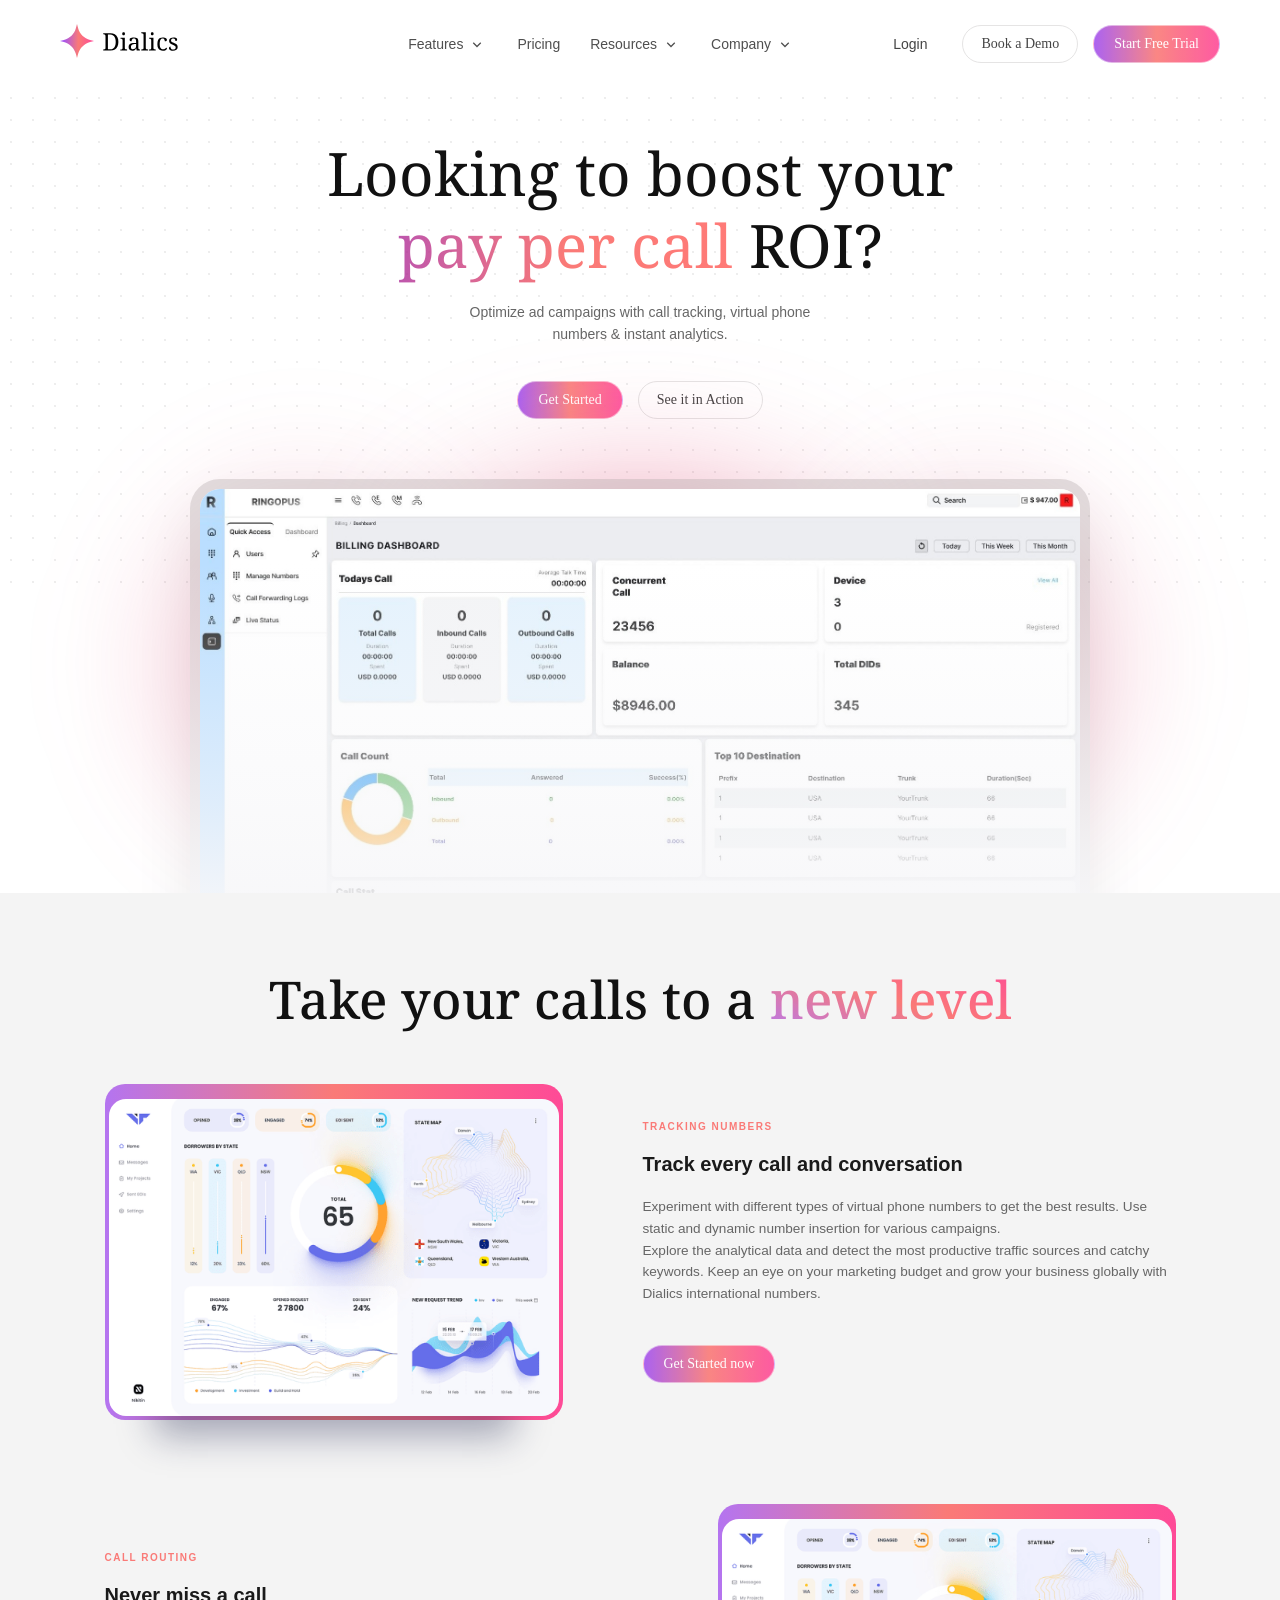
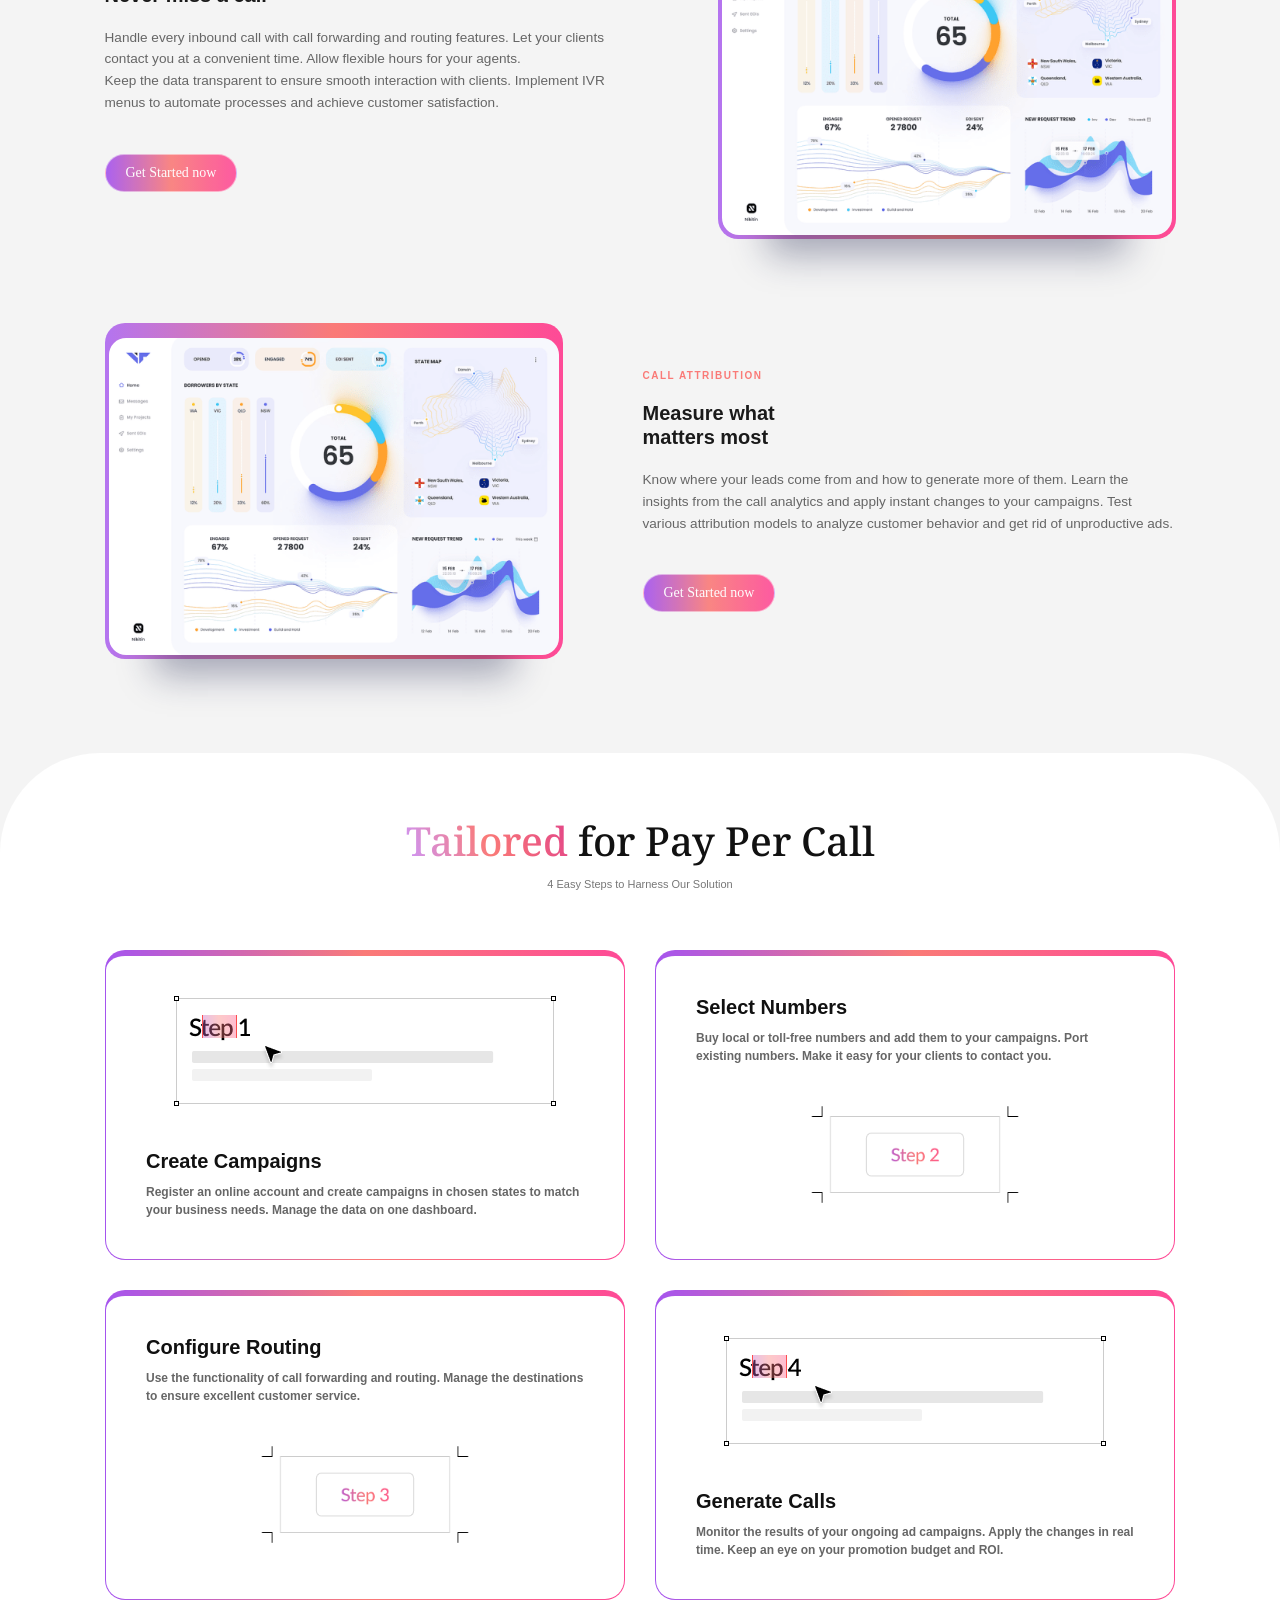
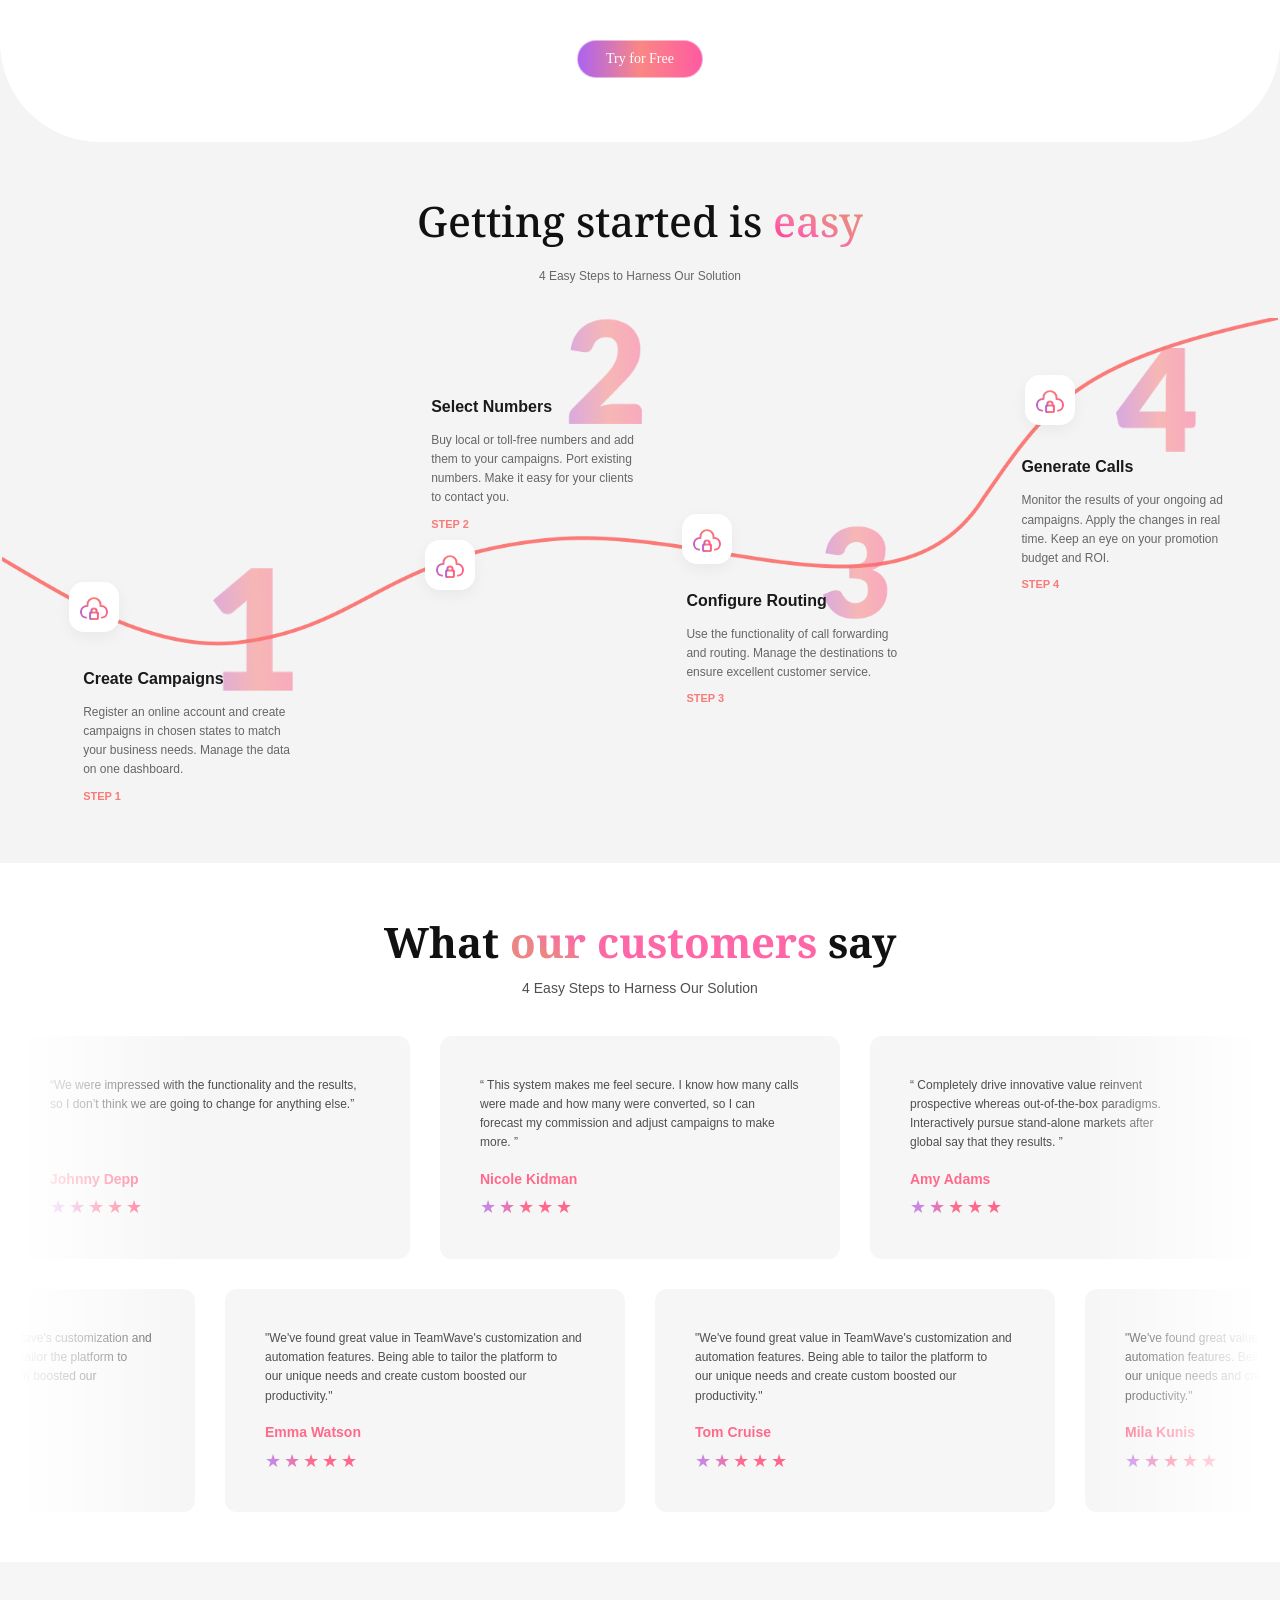
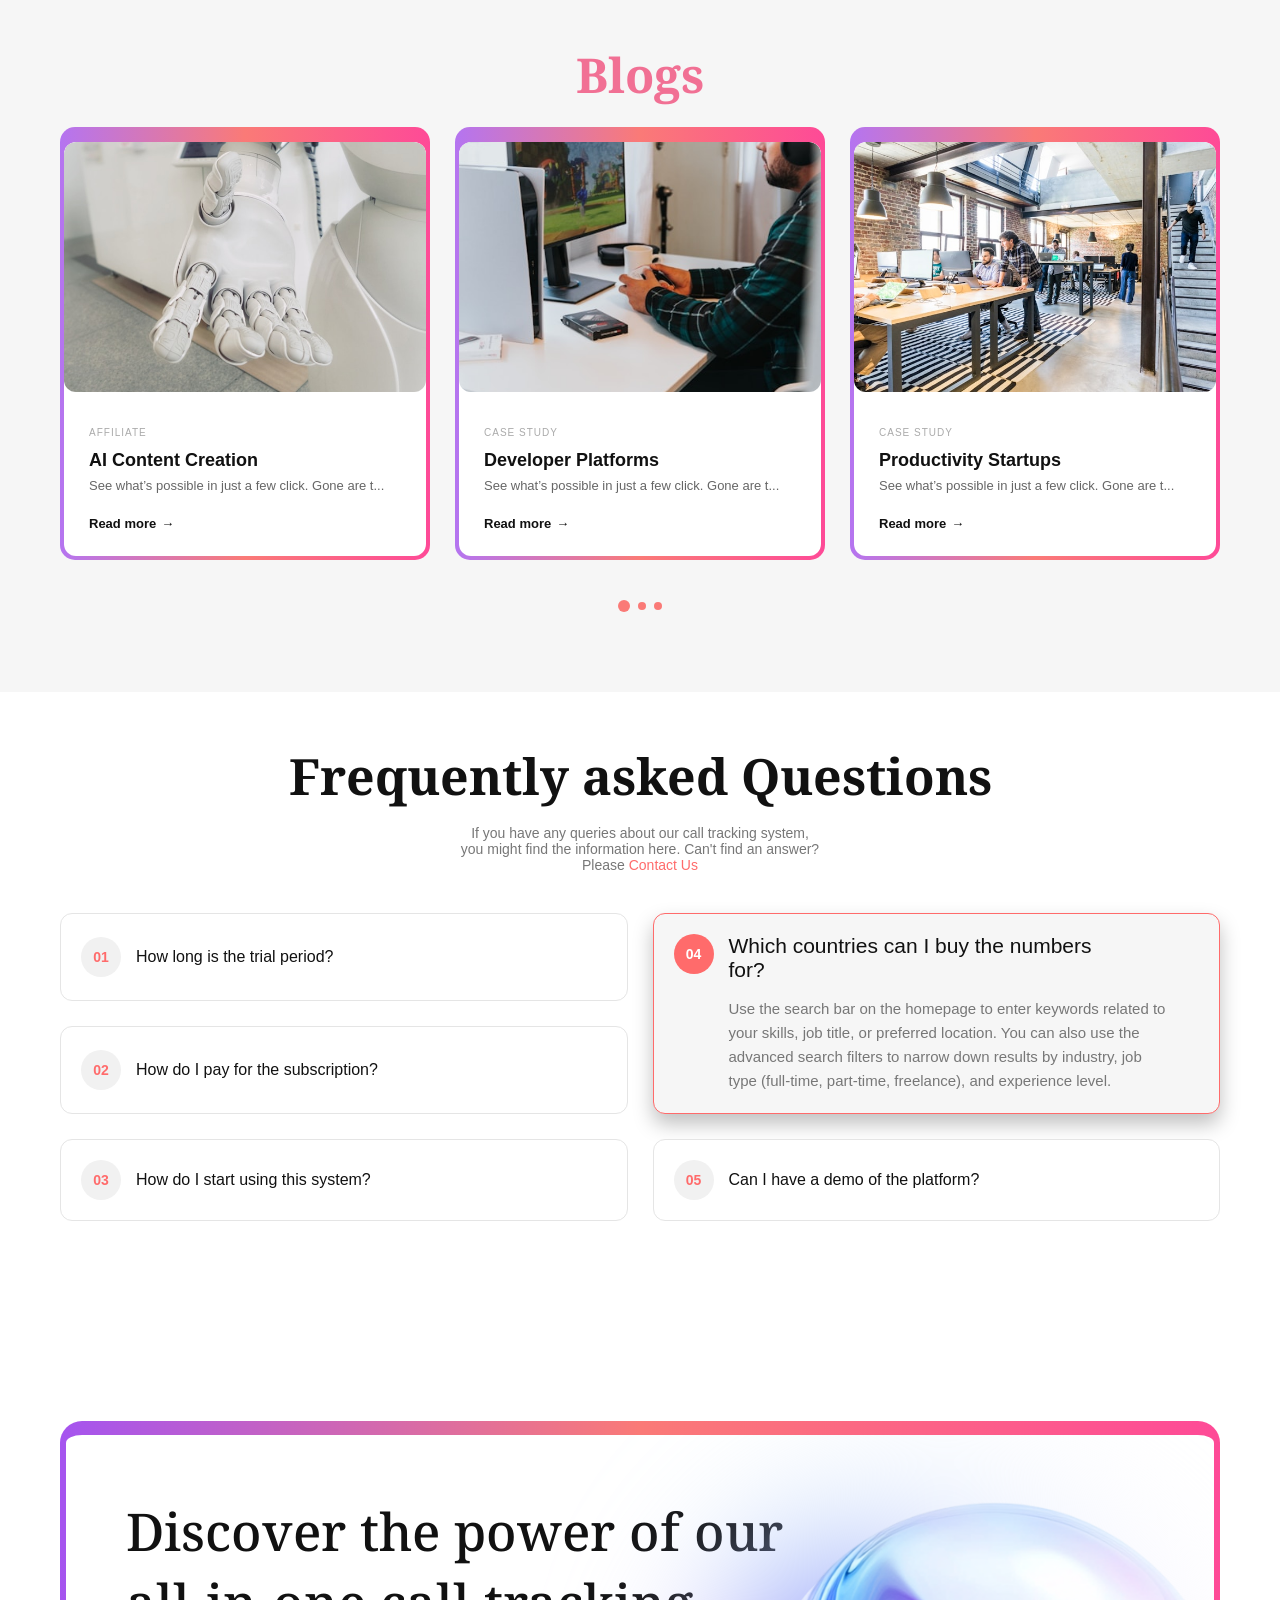
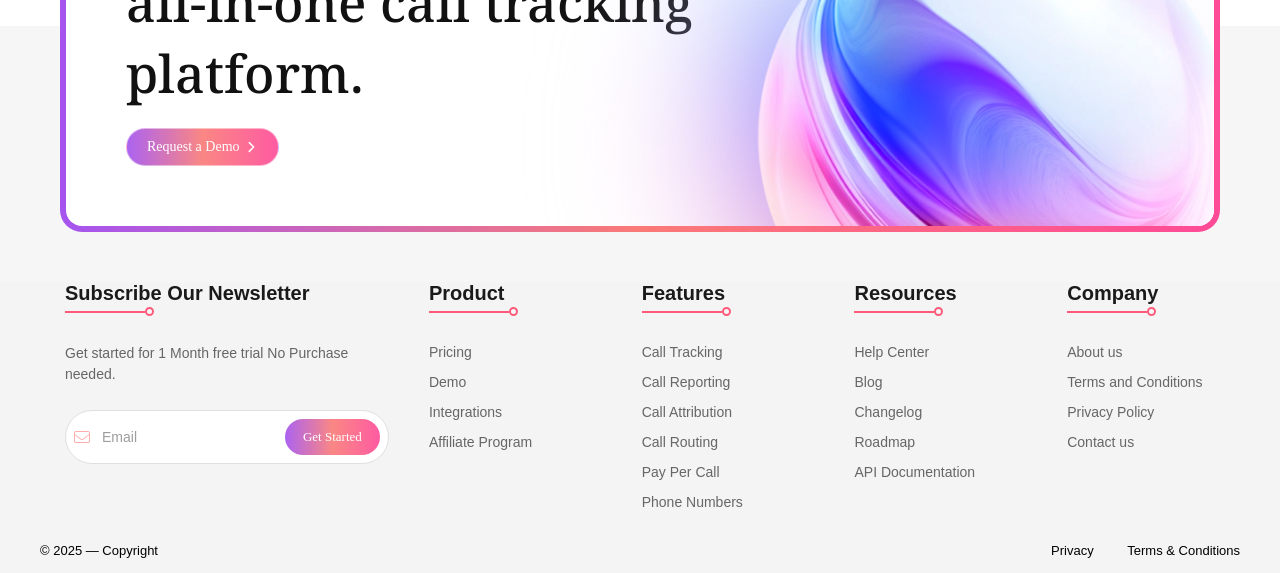
<file: index.html>
<!DOCTYPE html>
<html lang="en">

<head>
    <meta charset="UTF-8">
    <title>Dialics</title>
    <meta name="viewport" content="width=device-width, initial-scale=1.0">
    <link href="https://fonts.googleapis.com/css2?family=Noto+Serif:wght@400;600&display=swap" rel="stylesheet">
    <link rel="stylesheet" href="css/utilities.css">
    <link rel="stylesheet" href="css/style.css">
</head>

<body>

    <!-- ================= NAVBAR ================= -->
    <header class="navbar">
        <div class="container nav-container">

            <!-- Logo Image -->
            <div class="logo">
                <a href="./">
                    <img src="./Images/logo.svg" alt="Dialics Logo">
                </a>
            </div>



            <nav class="nav-links" id="navLinks">
                <ul>
                    <li class="dropdown">
                        <a href="#">
                            Features
                            <img src="Images/arrow.svg" alt="arrow" class="nav-arrow">
                        </a>

                        <div class="dropdown-panel">
                            <div class="panel-container">


                                <!-- Mobile Back Button -->
                                <div class="mobile-back">
                                    <span class="back-arrow">←</span>
                                    <span>Back</span>
                                </div>

                                <h3 class="panel-title">FEATURES</h3>

                                <div class="features-grid">
                                    <div class="feature-item">
                                        <h4>Call Tacking</h4>
                                        <p>Use insights to improve marketing strategy</p>
                                    </div>

                                    <div class="feature-item">
                                        <h4>Call Routing</h4>
                                        <p>Never miss a single call with the call routing feature</p>
                                    </div>

                                    <div class="feature-item">
                                        <h4>Phone Numbers</h4>
                                        <p>Use different types of virtual phone numbers in your marketing campaigns for
                                            better results</p>
                                    </div>

                                    <div class="feature-item">
                                        <h4>Call Reporting</h4>
                                        <p>Learn the phone call data to boost your conversions</p>
                                    </div>

                                    <div class="feature-item">
                                        <h4>Call Attribution</h4>
                                        <p>Know where your customers come from and how to attract more of them</p>
                                    </div>

                                    <div class="feature-item">
                                        <h4>Pay Per Call</h4>
                                        <p>Easily track your pay-per-call campaigns and grow your business network</p>
                                    </div>
                                </div>

                                <a href="#" class="discover-link">Discover all features ></a>
                            </div>
                        </div>
                    </li>

                    <li>
                        <a href="#">Pricing</a>
                    </li>

                    <li class="dropdown">
                        <a href="#">
                            Resources
                            <img src="Images/arrow.svg" alt="arrow" class="nav-arrow">
                        </a>

                        <div class="dropdown-panel resources-panel">
                            <div class="panel-container">

                                <!-- Mobile Back Button -->
                                <div class="mobile-back">
                                    <span class="back-arrow">←</span>
                                    <span>Back</span>
                                </div>
                                <h3 class="panel-title">RESOURCES</h3>

                                <div class="features-grid">
                                    <div class="feature-item">
                                        <h4>Help</h4>
                                        <p>Use insights to improve marketing strategy</p>
                                    </div>

                                    <div class="feature-item">
                                        <h4>Blog</h4>
                                        <p>Use different types of virtual phone numbers <br>in your marketing campaigns
                                            for better results</p>
                                    </div>

                                    <div class="feature-item">
                                        <h4>API Documentation</h4>
                                        <p>Never miss a single call with the call routing feature</p>
                                    </div>

                                    <div class="feature-item">
                                        <h4>Changelog</h4>
                                        <p>Learn the phone call data to boost your conversions</p>
                                    </div>
                                </div>
                            </div>
                        </div>
                    </li>

                    <li class="dropdown">
                        <a href="#">
                            Company
                            <img src="Images/arrow.svg" alt="arrow" class="nav-arrow">
                        </a>

                        <div class="dropdown-panel company-panel">
                            <div class="panel-container">

                                <!-- Mobile Back Button -->
                                <div class="mobile-back">
                                    <span class="back-arrow">←</span>
                                    <span>Back</span>
                                </div>
                                <h3 class="panel-title">COMPANY</h3>

                                <div class="features-grid">
                                    <div class="feature-item">
                                        <h4>About Us</h4>
                                    </div>

                                    <div class="feature-item">
                                        <h4>Contact Us</h4>
                                    </div>

                                    <div class="feature-item">
                                        <h4>Privacy Policy</h4>
                                    </div>

                                    <div class="feature-item">
                                        <h4>Terms & Conditions</h4>
                                    </div>
                                </div>

                            </div>
                        </div>
                    </li>

                </ul>
            </nav>

            <div class="nav-actions">
                <a href="login.html" class="login">Login</a>
                <a href="demo.html" class="btn-outline">Book a Demo</a>
                <a href="#" class="btn-primary">Start Free Trial</a>
            </div>
            <!-- Hamburger Icon -->
            <div class="hamburger">
                <img src="Images/hamburger.svg" alt="menu">
            </div>

        </div>
    </header>

    <!-- ================= HERO SECTION ================= -->
    <section class="hero">
        <div class="hero-content">

            <h1>
                Looking to boost your <br>
                <span>pay per call</span> ROI?
            </h1>

            <p>
                Optimize ad campaigns with call tracking, virtual phone
                numbers & instant analytics.
            </p>

            <div class="hero-buttons">
                <a href="" class="btn-primary">Get Started</a>
                <a href="#" class="btn btn-outline">See it in Action</a>
            </div>

            <!-- Dashboard Image -->
            <div class="hero-image">
                <!-- Top Glow -->
                <span class="glow glow-top"></span>

                <!-- Left Glow -->
                <span class="glow glow-left"></span>

                <!-- Right Glow -->
                <span class="glow glow-right"></span>

                <!-- Main Image -->
                <img src="Images/billing.jpg" alt="Billing Dashboard">
            </div>

        </div>
    </section>

    <!-- ================= FEATURES SECTION ================= -->
    <section class="features-detail">
        <div class="container">
            <h2 class="section-heading">Take your calls to a <span>new level</span></h2>

            <div class="detail-row">
                <div class="detail-image">
                    <div class="image-gradient-border">
                        <img src="Images/track.png" alt="Dashboard">
                    </div>
                </div>
                <div class="detail-text">
                    <span class="detail-label">TRACKING NUMBERS</span>
                    <h3>Track every call and conversation</h3>
                    <p>Experiment with different types of virtual phone numbers to get the best results. Use static
                        and
                        dynamic number insertion for various campaigns.<br> Explore the analytical data and detect the
                        most
                        productive traffic sources and catchy keywords. Keep an eye on your marketing budget and grow
                        your business globally with Dialics international numbers.</p>
                    <a href="#" class="btn-primary">Get Started now</a>
                </div>
            </div>

            <div class="detail-row reversed">
                <div class="detail-image">
                    <div class="image-gradient-border">
                        <img src="Images/track.png" alt="Dashboard">
                    </div>
                </div>
                <div class="detail-text">
                    <span class="detail-label">CALL ROUTING</span>
                    <h3>Never miss a call</h3>
                    <p>Handle every inbound call with call forwarding and routing features. Let your clients contact you
                        at a convenient time. Allow flexible hours for your agents.<br> Keep the data transparent to
                        ensure
                        smooth interaction with clients. Implement IVR menus to automate processes and achieve customer
                        satisfaction.</p>
                    <a href="#" class="btn-primary">Get Started now</a>
                </div>
            </div>

            <div class="detail-row">
                <div class="detail-image">
                    <div class="image-gradient-border">
                        <img src="Images/track.png" alt="Dashboard">
                    </div>
                </div>
                <div class="detail-text">
                    <span class="detail-label">CALL ATTRIBUTION</span>
                    <h3>Measure what<br> matters most</h3>
                    <p>Know where your leads come from and how to generate more of them. Learn the <br
                            class="desktop-break">insights from the
                        call analytics and apply instant changes to your campaigns. Test various attribution models to
                        analyze customer behavior and get rid of unproductive ads.</p>
                    <a href="#" class="btn-primary">Get Started now</a>
                </div>
            </div>
        </div>
    </section>

    <!-- ================= STEP SECTION ================= -->
    <div class="steps-outer-wrapper">
        <section class="steps-section">
            <div class="container">

                <h2 class="section-title">
                    <span>Tailored</span> for Pay Per Call
                </h2>
                <p class="section-subtitle">4 Easy Steps to Harness Our Solution</p>

                <div class="steps-grid">

                    <!-- Step 1 -->
                    <div class="step-card">
                        <div class="step-image">
                            <img src="Images/step1.png" alt="Step 1">
                        </div>
                        <h3>Create Campaigns</h3>
                        <p>
                            Register an online account and create campaigns in chosen states to match your
                            business needs. Manage the data on one dashboard.
                        </p>
                    </div>

                    <!-- Step 2 -->
                    <div class="step-card">
                        <h3>Select Numbers</h3>
                        <p>
                            Buy local or toll-free numbers and add them to your campaigns. Port existing
                            numbers. Make it easy for your clients to contact you.
                        </p>
                        <div class="step-image small">
                            <img src="Images/step2.png" alt="Step 2">
                        </div>
                    </div>

                    <!-- Step 3 -->
                    <div class="step-card">
                        <h3>Configure Routing</h3>
                        <p>
                            Use the functionality of call forwarding and routing. Manage the destinations
                            to ensure excellent customer service.
                        </p>
                        <div class="step-image small">
                            <img src="Images/step3.png" alt="Step 3">
                        </div>
                    </div>

                    <!-- Step 4 -->
                    <div class="step-card">
                        <div class="step-image">
                            <img src="Images/step4.png" alt="Step 4">
                        </div>
                        <h3>Generate Calls</h3>
                        <p>
                            Monitor the results of your ongoing ad campaigns. Apply the changes in real time.
                            Keep an eye on your promotion budget and ROI.
                        </p>
                    </div>

                </div>

                <div class="cta-wrapper">
                    <a href="#" class="tryforfree btn-primary">Try for Free</a>
                </div>

            </div>
        </section>
    </div>


    <!--HOW IT WORKS SECTION-->
    <section class="how-it-works">
        <div class="container">
            <div class="steps-header">
                <h2>Getting started is <span>easy</span></h2>
                <p>4 Easy Steps to Harness Our Solution</p>
            </div>

            <div class="steps-timeline">
                <img src="Images/line.png" class="timeline-path" alt="line">

                <div class="timeline-step step-one">
                    <div class="step-content step-one-content">
                        <img src="Images/one.png" class="step-number-img step-one-num" alt="1">
                        <h3>Create Campaigns</h3>
                        <p>Register an online account and create campaigns in chosen states to match <br> your business
                            needs. Manage the data <br>on one dashboard.</p>
                        <span class="step-tag step-one-tag">STEP 1</span>
                        <div class="cloud-wrapper step-one-cloud">
                            <img src="Images/cloud.svg" class="cloud-icon" alt="cloud">
                        </div>
                    </div>
                </div>

                <div class="timeline-step step-two">
                    <div class="step-content step-two-content">
                        <img src="Images/two.png" class="step-number-img step-two-num" alt="2">
                        <h3>Select Numbers</h3>
                        <p>Buy local or toll-free numbers and add them to your campaigns. Port existing numbers. Make it
                            easy for your clients <br> to contact you.</p>
                        <span class="step-tag step-two-tag">STEP 2</span>
                        <div class="cloud-wrapper step-two-cloud">
                            <img src="Images/cloud.svg" class="cloud-icon" alt="cloud">
                        </div>
                    </div>
                </div>

                <div class="timeline-step step-three">
                    <div class="step-content step-three-content">
                        <img src="Images/three.png" class="step-number-img step-three-num" alt="3">
                        <h3>Configure Routing</h3>
                        <p>Use the functionality of call forwarding and routing. Manage the destinations to ensure
                            excellent customer service.</p>
                        <span class="step-tag step-three-tag">STEP 3</span>
                        <div class="cloud-wrapper step-three-cloud">
                            <img src="Images/cloud.svg" class="cloud-icon" alt="cloud">
                        </div>
                    </div>
                </div>

                <div class="timeline-step step-four">
                    <div class="step-content step-four-content">
                        <img src="Images/four.png" class="step-number-img step-four-num" alt="4">
                        <h3>Generate Calls</h3>
                        <p>Monitor the results of your ongoing ad campaigns. Apply the changes in real time. Keep an eye
                            on your promotion budget and ROI.</p>
                        <span class="step-tag step-four-tag">STEP 4</span>
                        <div class="cloud-wrapper step-four-cloud">
                            <img src="Images/cloud.svg" class="cloud-icon" alt="cloud">
                        </div>
                    </div>
                </div>

            </div>
        </div>
    </section>

    <!--REVIEW SECTION-->

    <section class="testimonials">
        <h2 class="testimonials-title">
            What <span>our customers</span> say
        </h2>

        <p class="testimonials-subtitle">
            4 Easy Steps to Harness Our Solution
        </p>

        <div class="testimonial-grid">
            <div class="top-row-wrapper">
            <div class="top-row">
                <div class="testimonial-card">
                    <p class="testimonial-text">
                        “We were impressed with the functionality and the results,
                        so I don’t think we are going to change for anything else.”
                    </p>
                    <div class="testimonial-footer">
                        <h4 class="testimonial-name">Johnny Depp</h4>
                        <div class="stars">★★★★★</div>
                    </div>
                </div>

                <div class="testimonial-card">
                    <p class="testimonial-text">
                        “ This system makes me feel secure. I know how many calls were made and how many were converted,
                        so I can forecast my commission and adjust campaigns to make more. ”
                    </p>
                    <div class="testimonial-footer">
                        <h4 class="testimonial-name">Nicole Kidman</h4>
                        <div class="stars">★★★★★</div>
                    </div>
                </div>

                <div class="testimonial-card">
                    <p class="testimonial-text">
                        “ Completely drive innovative value reinvent <br>
                        prospective whereas out-of-the-box paradigms. <br>Interactively pursue stand-alone markets after
                        <br>
                        global say that they results. ”
                    </p>
                    <div class="testimonial-footer">
                        <h4 class="testimonial-name">Amy Adams</h4>
                        <div class="stars">★★★★★</div>
                    </div>
                </div>
            </div>
            </div>
<div class="bottom-row-wrapper">
            <div class="bottom-row">
                <div class="testimonial-card">
                    <p class="testimonial-text">
                        "We've found great value in TeamWave's customization and automation features. Being able to
                        tailor the platform to<br> our unique needs and create custom boosted our productivity."
                    </p>
                    <div class="testimonial-footer">
                        <h4 class="testimonial-name">Emma Stone</h4>
                        <div class="stars">★★★★★</div>
                    </div>
                </div>

                <div class="testimonial-card">
                    <p class="testimonial-text">
                        "We've found great value in TeamWave's customization and automation features. Being able to
                        tailor the platform to <br> our unique needs and create custom boosted our productivity."
                    </p>
                    <div class="testimonial-footer">
                        <h4 class="testimonial-name">Emma Watson</h4>
                        <div class="stars">★★★★★</div>
                    </div>
                </div>

                <div class="testimonial-card">
                    <p class="testimonial-text">
                        "We've found great value in TeamWave's customization and automation features. Being able to
                        tailor the platform to <br> our unique needs and create custom boosted our productivity."
                    </p>
                    <div class="testimonial-footer">
                        <h4 class="testimonial-name">Tom Cruise</h4>
                        <div class="stars">★★★★★</div>
                    </div>
                </div>

                <div class="testimonial-card">
                    <p class="testimonial-text">
                        "We've found great value in TeamWave's customization and automation features. Being able to
                        tailor the platform to <br> our unique needs and create custom boosted our productivity."
                    </p>
                    <div class="testimonial-footer">
                        <h4 class="testimonial-name">Mila Kunis</h4>
                        <div class="stars">★★★★★</div>
                    </div>
                </div>
            </div>
        </div>
        
    </section>

    <!--BLOG SECTION-->
    <section class="blog-section">
        <h2 class="blog-title">Blogs</h2>

        <div class="blog-container">
            <div class="blog-card">
                <div class="blog-image">
                    <img src="Images/blog1.jpg" alt="AI Content Creation">
                </div>
                <div class="blog-content">
                    <span class="blog-category">AFFILIATE</span>
                    <h3 class="blog-heading">AI Content Creation</h3>
                    <p class="blog-desc">See what’s possible in just a few click. Gone are t...</p>
                    <a href="#" class="read-more">Read more <span class="arrow">→</span></a>
                </div>
            </div>

            <div class="blog-card">
                <div class="blog-image">
                    <img src="Images/blog2.jpg" alt="Developer Platforms">
                </div>
                <div class="blog-content">
                    <span class="blog-category">CASE STUDY</span>
                    <h3 class="blog-heading">Developer Platforms</h3>
                    <p class="blog-desc">See what’s possible in just a few click. Gone are t...</p>
                    <a href="#" class="read-more">Read more <span class="arrow">→</span></a>
                </div>
            </div>

            <div class="blog-card">
                <div class="blog-image">
                    <img src="Images/blog3.jpg" alt="Productivity Startups">
                </div>
                <div class="blog-content">
                    <span class="blog-category">CASE STUDY</span>
                    <h3 class="blog-heading">Productivity Startups</h3>
                    <p class="blog-desc">See what’s possible in just a few click. Gone are t...</p>
                    <a href="#" class="read-more">Read more <span class="arrow">→</span></a>
                </div>
            </div>
        </div>

        <div class="blog-dots">
            <span class="dot"></span>
            <span class="dot active"></span>
            <span class="dot"></span>
        </div>
    </section>

    <!-- FAQ SECTION -->

    <section class="faq">
        <div class="container">

            <h2 class="faq-title">Frequently asked Questions</h2>
            <p class="faq-subtitle">
                If you have any queries about our call tracking system,<br>
                you might find the information here. Can't find an answer?<br>
                Please <a href="contact.html" class=" contact-link">Contact Us</a>
            </p>
            <div class="faq-grid">

                <div class="faq-card">
                    <div class="faq-number">01</div>
                    <p>How long is the trial period?</p>
                </div>

                <div class="faq-card">
                    <div class="faq-number">02</div>
                    <p>How do I pay for the subscription?</p>
                </div>

                <div class="faq-card">
                    <div class="faq-number">03</div>
                    <p>How do I start using this system?</p>
                </div>

                <div class="faq-card active">
                    <div class="faq-number active-num">04</div>

                    <div class="faq-content">
                        <h4>Which countries can I buy the numbers <br>for?</h4>
                        <p>
                            Use the search bar on the homepage to enter keywords related
                            to <br>your skills, job title, or preferred location. You can also
                            use the <br>advanced search filters to narrow down results by
                            industry, job <br> type (full-time, part-time, freelance), and experience level.
                        </p>
                    </div>
                </div>

                <div class="faq-card">
                    <div class="faq-number">05</div>
                    <p>Can I have a demo of the platform?</p>
                </div>

            </div>
        </div>
    </section>

    <!-- ================= CTA SECTION ================= -->

    <section class="cta-section">
        <div class="container">

            <div class="cta-box">

                <div class="cta-content">
                    <h2>
                        Discover the power of our <br>
                        all-in-one call tracking<br>
                        platform.
                    </h2>

                    <a href="demo.html" class="demo btn-primary">
                        Request a Demo
                        <img src="Images/RightArrow.svg" alt="arrow" class="btn-arrow">
                    </a>
                </div>

                <div class="cta-image">
                    <!-- blurred sphere -->
                    <img src="Images/sphere.png" class="sphere-blur" alt="sphere">

                    <!-- main sphere -->
                    <img src="Images/sphere.png" class="sphere-main" alt="sphere">
                </div>

            </div>

        </div>
    </section>

    <!-- FOOTER SECTION -->
    <footer class="footer">
        <div class="footer-container">
            <div class="footer-newsletter">
                <h3>Subscribe Our Newsletter</h3>
                <p>Get started for 1 Month free trial No Purchase needed.</p>
                <div class="newsletter-form">
                    <div class="input-box">
                        <img src="Images/email.svg" alt="email">
                        <input type="email" placeholder="Email">
                        <button class="btnGet btn-primary">Get Started</button>
                    </div>
                </div>
            </div>

            <div class="footer-col">
                <h4>Product</h4>
                <ul>
                    <li><a href="#">Pricing</a></li>
                    <li><a href="demo.html">Demo</a></li>
                    <li><a href="#">Integrations</a></li>
                    <li><a href="#">Affiliate Program</a></li>
                </ul>
            </div>

            <div class="footer-col">
                <h4>Features</h4>
                <ul>
                    <li><a href="#">Call Tracking</a></li>
                    <li><a href="#">Call Reporting</a></li>
                    <li><a href="#">Call Attribution</a></li>
                    <li><a href="#">Call Routing</a></li>
                    <li><a href="#">Pay Per Call</a></li>
                    <li><a href="#">Phone Numbers</a></li>
                </ul>
            </div>

            <div class="footer-col">
                <h4>Resources</h4>
                <ul>
                    <li><a href="#">Help Center</a></li>
                    <li><a href="#">Blog</a></li>
                    <li><a href="#">Changelog</a></li>
                    <li><a href="#">Roadmap</a></li>
                    <li><a href="#">API Documentation</a></li>
                </ul>
            </div>

            <div class="footer-col">
                <h4>Company</h4>
                <ul>
                    <li><a href="#">About us</a></li>
                    <li><a href="#">Terms and Conditions</a></li>
                    <li><a href="#">Privacy Policy</a></li>
                    <li><a href="contact.html">Contact us</a></li>
                </ul>
            </div>
        </div>

        <div class="footer-bottom">
            <div class=" bottom-flex">
                <p>© 2025 — Copyright</p>
                <div class="footer-links">
                    <a href="#">Privacy</a>
                    <a href="#">Terms & Conditions</a>
                </div>
            </div>
        </div>
    </footer>

    <script src="script.js"></script>

</body>

</html>
</file>
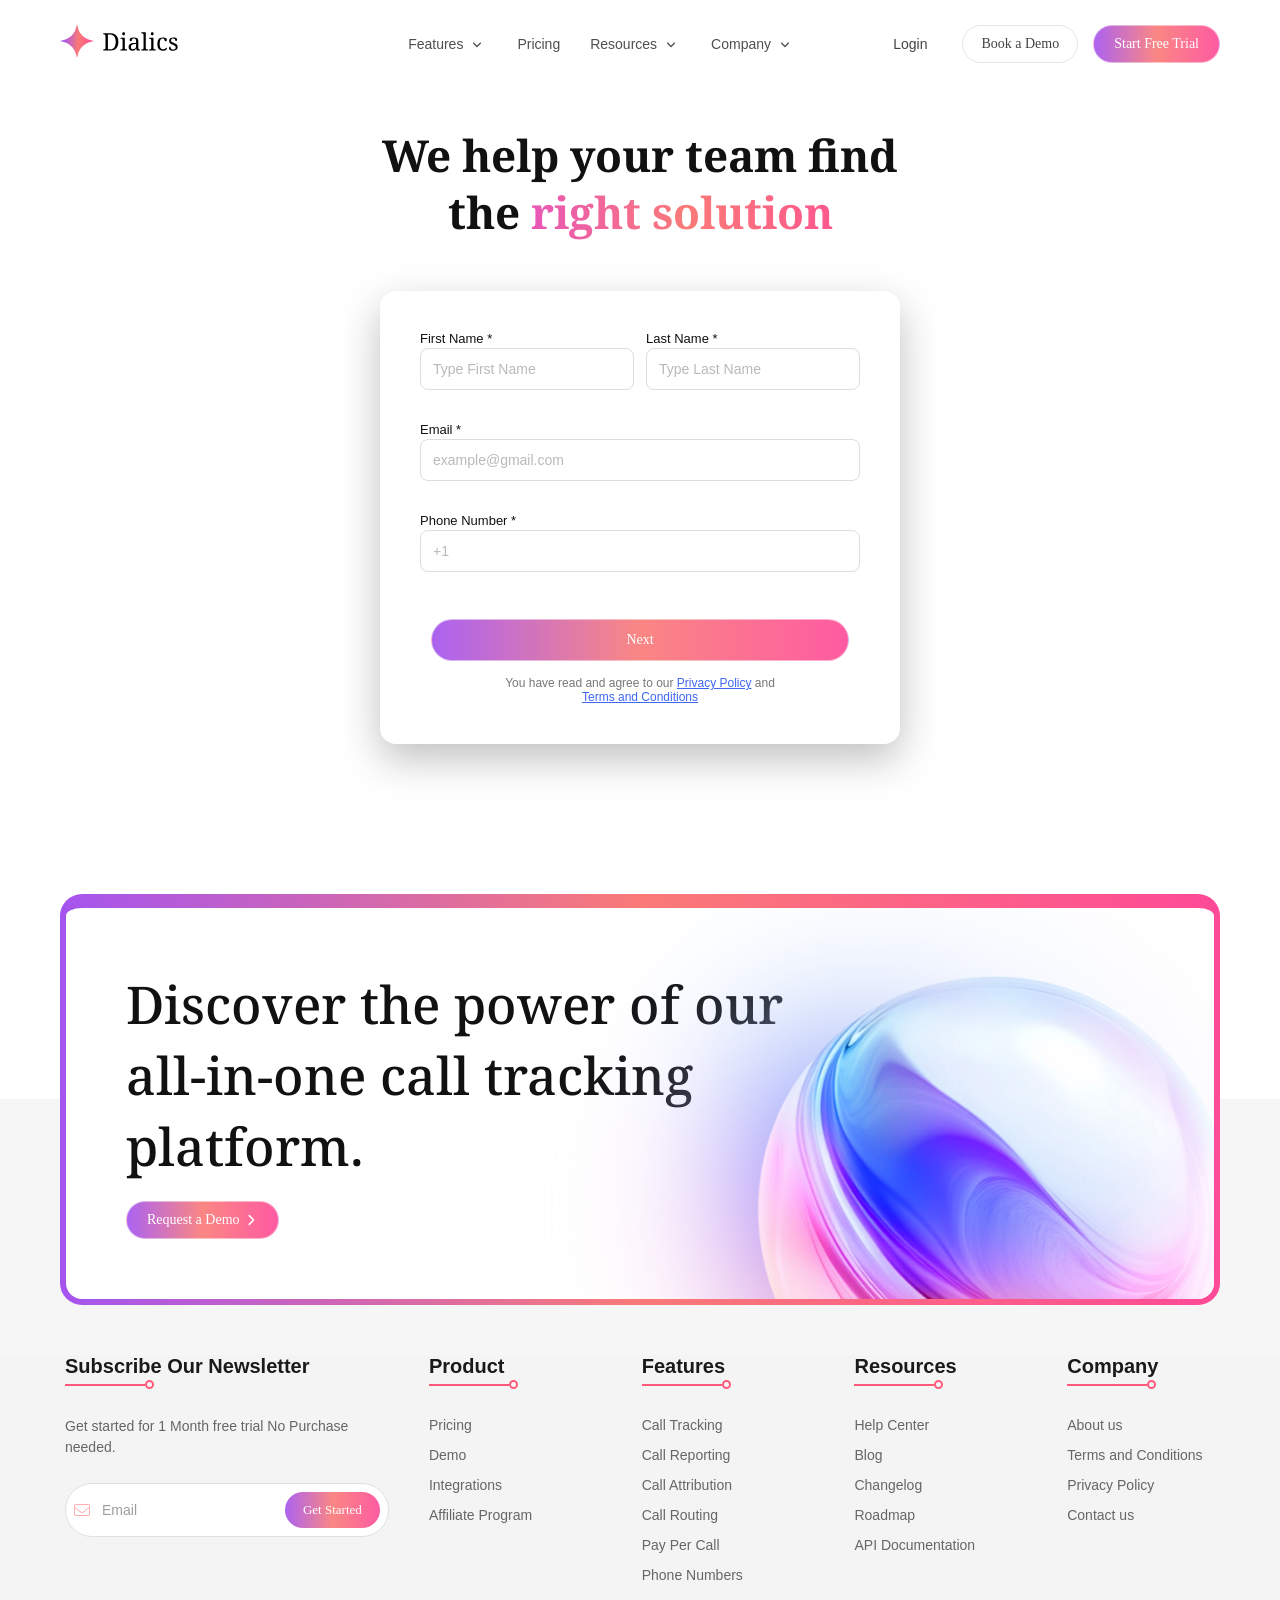
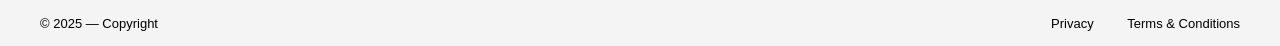
<file: contact.html>
<!DOCTYPE html>
<html lang="en">

<head>
    <meta charset="UTF-8">
    <title>Dialics</title>
    <meta name="viewport" content="width=device-width, initial-scale=1.0">
    <link href="https://fonts.googleapis.com/css2?family=Noto+Serif:wght@400;600&display=swap" rel="stylesheet">

    <link rel="stylesheet" href="css/utilities.css">
    <link rel="stylesheet" href="css/style.css">
    <link rel="stylesheet" href="css/contact.css">
</head>

<body>

    <!-- ================= NAVBAR ================= -->
    <header class="navbar">
        <div class="container nav-container">

            <!-- Logo Image -->
            <div class="logo">
                <a href="./">
                    <img src="./Images/logo.svg" alt="Dialics Logo">
                </a>
            </div>

            <nav class="nav-links">
                <ul>
                    <li class="dropdown">
                        <a href="#">
                            Features
                            <img src="Images/arrow.svg" alt="arrow" class="nav-arrow">
                        </a>
                        <div class="dropdown-panel">
                            <div class="panel-container">
                                <h3 class="panel-title">FEATURES</h3>

                                <div class="features-grid">
                                    <div class="feature-item">
                                        <h4>Call Tacking</h4>
                                        <p>Use insights to improve marketing strategy</p>
                                    </div>

                                    <div class="feature-item">
                                        <h4>Call Routing</h4>
                                        <p>Never miss a single call with the call routing feature</p>
                                    </div>
                                    <div class="feature-item">
                                        <h4>Phone Numbers</h4>
                                        <p>Use different types of virtual phone numbers in your marketing campaigns for
                                            better results</p>
                                    </div>
                                    <div class="feature-item">
                                        <h4>Call Reporting</h4>
                                        <p>Learn the phone call data to boost your conversions</p>
                                    </div>

                                    <div class="feature-item">
                                        <h4>Call Attribution</h4>
                                        <p>Know where your customers come from and how to attract more of them</p>
                                    </div>


                                    <div class="feature-item">
                                        <h4>Pay Per Call</h4>
                                        <p>Easily track your pay-per-call campaigns and grow your business network</p>
                                    </div>
                                </div>

                                <a href="#" class="discover-link">Discover all features ></a>
                            </div>
                        </div>
                    </li>

                    <li>
                        <a href="#">Pricing</a>
                    </li>

                    <li class="dropdown">
                        <a href="#">
                            Resources
                            <img src="Images/arrow.svg" alt="arrow" class="nav-arrow">
                        </a>
                        <div class="dropdown-panel resources-panel">
                            <div class="panel-container">
                                <h3 class="panel-title">RESOURCES</h3>
                                <div class="features-grid">
                                    <div class="feature-item">
                                        <h4>Help</h4>
                                        <p>Use insights to improve marketing strategy</p>
                                    </div>
                                    <div class="feature-item">
                                        <h4>Blog</h4>
                                        <p>Use different types of virtual phone numbers <br>in your marketing campaigns
                                            for
                                            better results</p>
                                    </div>
                                    <div class="feature-item">
                                        <h4>API Documentation</h4>
                                        <p>Never miss a single call with the call routing feature</p>
                                    </div>
                                    <div class="feature-item">
                                        <h4>Changelog</h4>
                                        <p>Learn the phone call data to boost your conversions</p>
                                    </div>
                                </div>
                            </div>
                        </div>
                    </li>

                    <li class="dropdown">
                        <a href="#">
                            Company
                            <img src="Images/arrow.svg" alt="arrow" class="nav-arrow">
                        </a>
                        <div class="dropdown-panel company-panel">
                            <div class="panel-container">
                                <h3 class="panel-title">COMPANY</h3>
                                <div class="features-grid">
                                    <div class="feature-item">
                                        <h4>About Us</h4>
                                    </div>
                                    <div class="feature-item">
                                        <h4>Contact Us</h4>
                                    </div>
                                    <div class="feature-item">
                                        <h4>Privacy Policy</h4>
                                    </div>
                                    <div class="feature-item">
                                        <h4>Terms & Conditions</h4>
                                    </div>
                                </div>
                            </div>
                        </div>
                    </li>
                </ul>
            </nav>

            <div class="nav-actions">
                <a href="login.html" class="login">Login</a>
                <a href="demo.html" class="btn-outline">Book a Demo</a>
                <a href="#" class="btn-primary">Start Free Trial</a>
            </div>

        </div>
    </header>


    <!-- ================= CONTACT SECTION ================= -->

    <section class="contact-section">
        <div class="container contact-wrapper">

            <h1 class="contact-title">
                We help your team find <br>
                the <span>right solution</span>
            </h1>

            <div class="contact-card">

                <form>

                    <div class="form-row">
                        <div class="form-group">
                            <label>First Name *</label>
                            <input type="text" placeholder="Type First Name">
                        </div>

                        <div class="form-group">
                            <label>Last Name *</label>
                            <input type="text" placeholder="Type Last Name">
                        </div>
                    </div>

                    <div class="form-group">
                        <label>Email *</label>
                        <input type="email" placeholder="example@gmail.com">
                    </div>


                    <div class="form-group">
                        <label>Phone Number *</label>
                        <input type="tel" placeholder="+1" inputmode="numeric" pattern="[0-9]{11}" maxlength="11"
                            required>

                    </div>

                    <button class="btn-primary contact-btn">Next</button>

                    <p class="form-note">
                        You have read and agree to our
                        <a href="#">Privacy Policy</a> and<br>
                        <a href="#">Terms and Conditions</a>
                    </p>

                </form>

            </div>

        </div>
    </section>


    <!-- ================= CTA SECTION ================= -->

    <section class="cta-section">
        <div class="container">

            <div class="cta-box">

                <div class="cta-content">
                    <h2>
                        Discover the power of our <br>
                        all-in-one call tracking<br>
                        platform.
                    </h2>

                    <a href="#" class="demo btn-primary">
                        Request a Demo
                        <img src="Images/RightArrow.svg" alt="arrow" class="btn-arrow">
                    </a>
                </div>

                <div class="cta-image">
                    <!-- blurred sphere -->
                    <img src="Images/sphere.png" class="sphere-blur" alt="sphere">

                    <!-- main sphere -->
                    <img src="Images/sphere.png" class="sphere-main" alt="sphere">
                </div>

            </div>

        </div>
    </section>

    <!-- FOOTER SECTION -->
    <footer class="footer">
        <div class="footer-container">
            <div class="footer-newsletter">
                <h3>Subscribe Our Newsletter</h3>
                <p>Get started for 1 Month free trial No Purchase needed.</p>
                <div class="newsletter-form">
                    <div class="input-box">
                        <img src="Images/email.svg" alt="email">
                        <input type="email" placeholder="Email">
                        <button class="btnGet btn-primary">Get Started</button>
                    </div>
                </div>
            </div>

            <div class="footer-col">
                <h4>Product</h4>
                <ul>
                    <li><a href="#">Pricing</a></li>
                    <li><a href="demo.html">Demo</a></li>
                    <li><a href="#">Integrations</a></li>
                    <li><a href="#">Affiliate Program</a></li>
                </ul>
            </div>

            <div class="footer-col">
                <h4>Features</h4>
                <ul>
                    <li><a href="#">Call Tracking</a></li>
                    <li><a href="#">Call Reporting</a></li>
                    <li><a href="#">Call Attribution</a></li>
                    <li><a href="#">Call Routing</a></li>
                    <li><a href="#">Pay Per Call</a></li>
                    <li><a href="#">Phone Numbers</a></li>
                </ul>
            </div>

            <div class="footer-col">
                <h4>Resources</h4>
                <ul>
                    <li><a href="#">Help Center</a></li>
                    <li><a href="#">Blog</a></li>
                    <li><a href="#">Changelog</a></li>
                    <li><a href="#">Roadmap</a></li>
                    <li><a href="#">API Documentation</a></li>
                </ul>
            </div>

            <div class="footer-col">
                <h4>Company</h4>
                <ul>
                    <li><a href="#">About us</a></li>
                    <li><a href="#">Terms and Conditions</a></li>
                    <li><a href="#">Privacy Policy</a></li>
                    <li><a href="contact.html">Contact us</a></li>
                </ul>
            </div>
        </div>

        <div class="footer-bottom">
            <div class=" bottom-flex">
                <p>© 2025 — Copyright</p>
                <div class="footer-links">
                    <a href="#">Privacy</a>
                    <a href="#">Terms & Conditions</a>
                </div>
            </div>
        </div>
    </footer>

    <script src="script.js"></script>
</body>

</html>
</file>
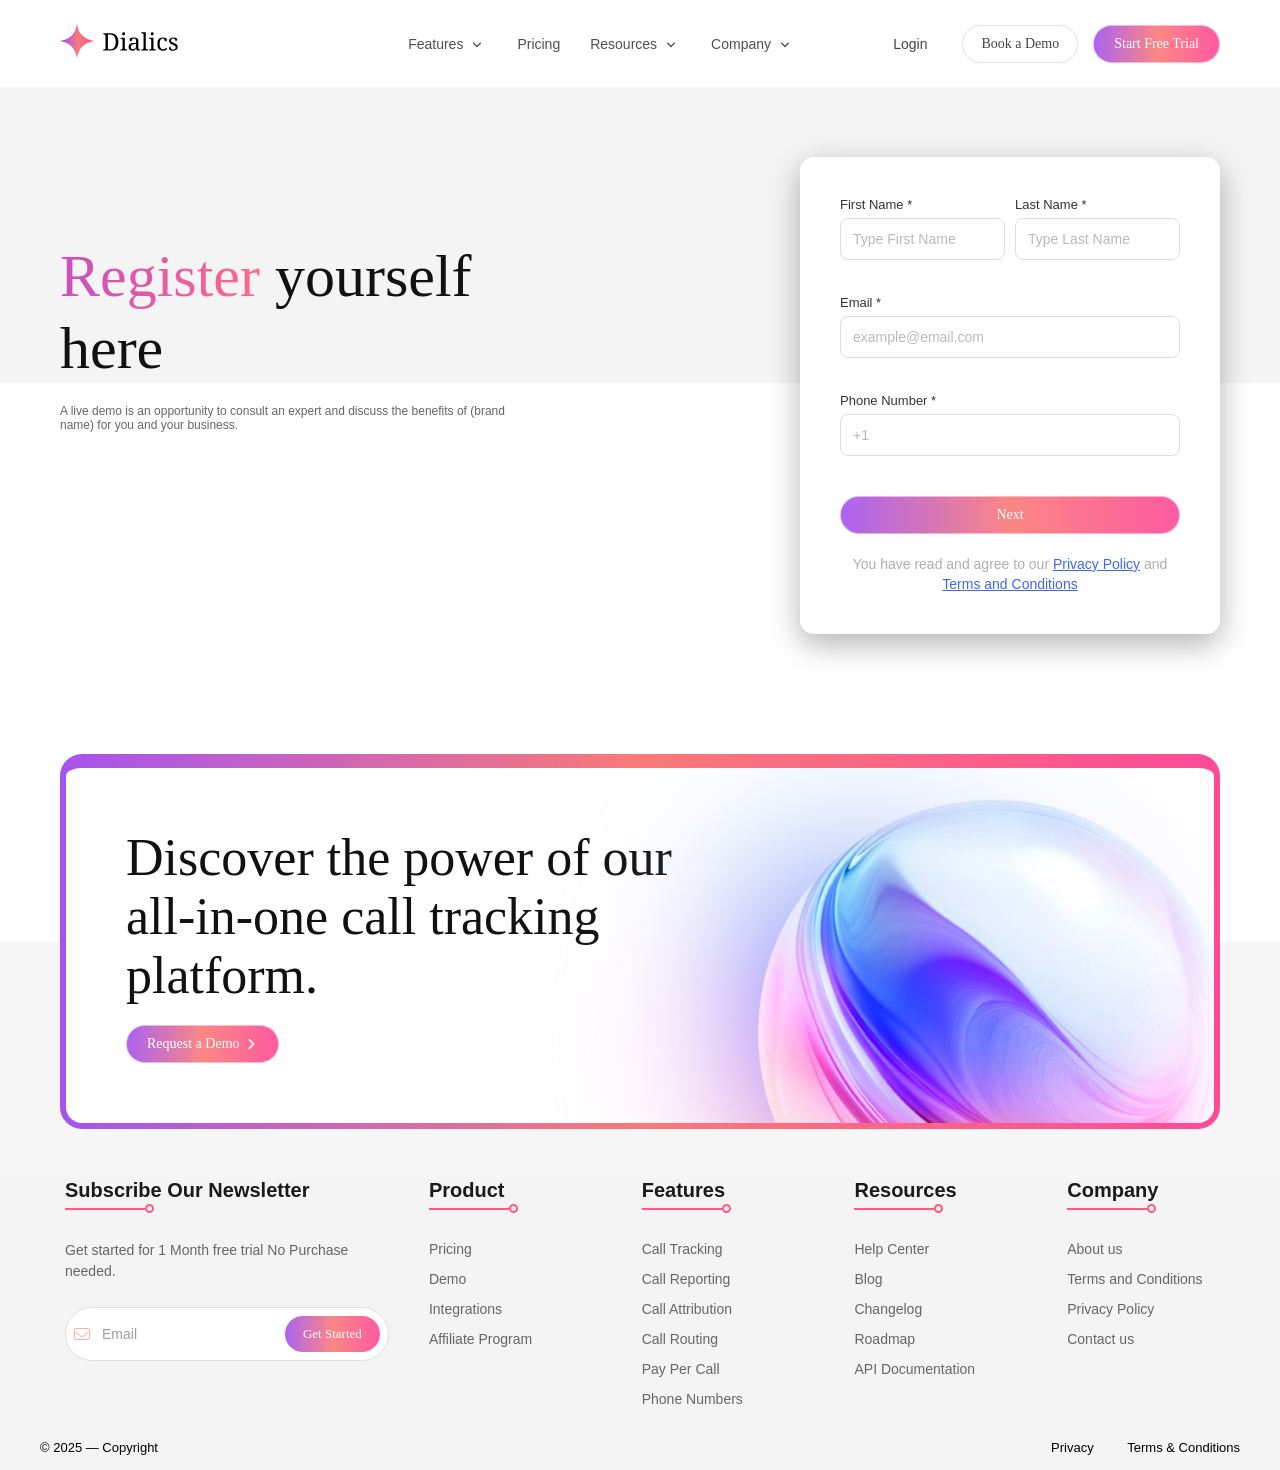
<file: demo.html>
<!DOCTYPE html>
<html lang="en">

<head>
    <meta charset="UTF-8">
    <title>Dialics</title>
    <meta name="viewport" content="width=device-width, initial-scale=1.0">


    <link rel="stylesheet" href="css/utilities.css">
    <link rel="stylesheet" href="css/style.css">
    <link rel="stylesheet" href="css/demo.css">
</head>

<body>

    <!-- ================= NAVBAR ================= -->
    <header class="navbar">
        <div class="container nav-container">

            <!-- Logo Image -->
            <div class="logo">
                <a href="./">
                    <img src="./Images/logo.svg" alt="Dialics Logo">
                </a>
            </div>

            <nav class="nav-links">
                <ul>
                    <li class="dropdown">
                        <a href="#">
                            Features
                            <img src="Images/arrow.svg" alt="arrow" class="nav-arrow">
                        </a>
                        <div class="dropdown-panel">
                            <div class="panel-container">
                                <h3 class="panel-title">FEATURES</h3>

                                <div class="features-grid">
                                    <div class="feature-item">
                                        <h4>Call Tacking</h4>
                                        <p>Use insights to improve marketing strategy</p>
                                    </div>

                                    <div class="feature-item">
                                        <h4>Call Routing</h4>
                                        <p>Never miss a single call with the call routing feature</p>
                                    </div>
                                    <div class="feature-item">
                                        <h4>Phone Numbers</h4>
                                        <p>Use different types of virtual phone numbers in your marketing campaigns for
                                            better results</p>
                                    </div>
                                    <div class="feature-item">
                                        <h4>Call Reporting</h4>
                                        <p>Learn the phone call data to boost your conversions</p>
                                    </div>

                                    <div class="feature-item">
                                        <h4>Call Attribution</h4>
                                        <p>Know where your customers come from and how to attract more of them</p>
                                    </div>


                                    <div class="feature-item">
                                        <h4>Pay Per Call</h4>
                                        <p>Easily track your pay-per-call campaigns and grow your business network</p>
                                    </div>
                                </div>

                                <a href="#" class="discover-link">Discover all features ></a>
                            </div>
                        </div>
                    </li>

                    <li>
                        <a href="#">Pricing</a>
                    </li>

                    <li class="dropdown">
                        <a href="#">
                            Resources
                            <img src="Images/arrow.svg" alt="arrow" class="nav-arrow">
                        </a>
                        <div class="dropdown-panel resources-panel">
                            <div class="panel-container">
                                <h3 class="panel-title">RESOURCES</h3>
                                <div class="features-grid">
                                    <div class="feature-item">
                                        <h4>Help</h4>
                                        <p>Use insights to improve marketing strategy</p>
                                    </div>
                                    <div class="feature-item">
                                        <h4>Blog</h4>
                                        <p>Use different types of virtual phone numbers <br>in your marketing campaigns
                                            for
                                            better results</p>
                                    </div>
                                    <div class="feature-item">
                                        <h4>API Documentation</h4>
                                        <p>Never miss a single call with the call routing feature</p>
                                    </div>
                                    <div class="feature-item">
                                        <h4>Changelog</h4>
                                        <p>Learn the phone call data to boost your conversions</p>
                                    </div>
                                </div>
                            </div>
                        </div>
                    </li>

                    <li class="dropdown">
                        <a href="#">
                            Company
                            <img src="Images/arrow.svg" alt="arrow" class="nav-arrow">
                        </a>
                        <div class="dropdown-panel company-panel">
                            <div class="panel-container">
                                <h3 class="panel-title">COMPANY</h3>
                                <div class="features-grid">
                                    <div class="feature-item">
                                        <h4>About Us</h4>
                                    </div>
                                    <div class="feature-item">
                                        <h4>Contact Us</h4>
                                    </div>
                                    <div class="feature-item">
                                        <h4>Privacy Policy</h4>
                                    </div>
                                    <div class="feature-item">
                                        <h4>Terms & Conditions</h4>
                                    </div>
                                </div>
                            </div>
                        </div>
                    </li>
                </ul>
            </nav>

            <div class="nav-actions">
                <a href="login.html" class="login">Login</a>
                <a href="demo.html" class="btn-outline">Book a Demo</a>
                <a href="#" class="btn-primary">Start Free Trial</a>
            </div>

        </div>
    </header>
    <!-- ================= REGISTER SECTION ================= -->

    <section class="register-section">
        <div class="container register-wrapper">

            <!-- LEFT TEXT -->
            <div class="register-text">
                <h1>
                    <span class="gradient-text">Register</span> yourself <br>
                    here
                </h1>

                <p>
                    A live demo is an opportunity to consult an expert and discuss
                    the benefits of (brand name) for you and your business.
                </p>
            </div>

            <!-- FORM CARD -->
            <!-- FORM CARD -->
            <div class="register-card">
                <form action="secure.html">

                    <div class="form-row">
                        <div class="form-group">
                            <label>First Name *</label>
                            <input type="text" placeholder="Type First Name" required>
                        </div>

                        <div class="form-group">
                            <label>Last Name *</label>
                            <input type="text" placeholder="Type Last Name" required>
                        </div>
                    </div>

                    <div class="form-group">
                        <label>Email *</label>
                        <input type="email" placeholder="example@email.com" required>
                    </div>

                    <div class="form-group">
                        <label>Phone Number *</label>
                        <input type="tel" placeholder="+1" inputmode="numeric" pattern="[0-9]{11}" maxlength="11"
                            required>

                    </div>


                    <button type="submit" class="btn-primary form-btn">Next</button>
                    <p class="form-note">
                        You have read and agree to our
                        <a href="#">Privacy Policy</a> and
                        <a href="#">Terms and Conditions</a>
                    </p>
                </form>

            </div>

        </div>
    </section>


    <!-- ================= CTA SECTION ================= -->

    <section class="cta-section">
        <div class="container">

            <div class="cta-box">

                <div class="cta-content">
                    <h2>
                        Discover the power of our <br>
                        all-in-one call tracking<br>
                        platform.
                    </h2>

                    <a href="#" class="demo btn-primary">
                        Request a Demo
                        <img src="Images/RightArrow.svg" alt="arrow" class="btn-arrow">
                    </a>
                </div>

                <div class="cta-image">
                    <!-- blurred sphere -->
                    <img src="Images/sphere.png" class="sphere-blur" alt="sphere">

                    <!-- main sphere -->
                    <img src="Images/sphere.png" class="sphere-main" alt="sphere">
                </div>

            </div>

        </div>
    </section>

    <!-- FOOTER SECTION -->
    <footer class="footer">
        <div class="footer-container">
            <div class="footer-newsletter">
                <h3>Subscribe Our Newsletter</h3>
                <p>Get started for 1 Month free trial No Purchase needed.</p>
                <div class="newsletter-form">
                    <div class="input-box">
                        <img src="Images/email.svg" alt="email">
                        <input type="email" placeholder="Email">
                        <button class="btnGet btn-primary">Get Started</button>
                    </div>
                </div>
            </div>

            <div class="footer-col">
                <h4>Product</h4>
                <ul>
                    <li><a href="#">Pricing</a></li>
                    <li><a href="#">Demo</a></li>
                    <li><a href="#">Integrations</a></li>
                    <li><a href="#">Affiliate Program</a></li>
                </ul>
            </div>

            <div class="footer-col">
                <h4>Features</h4>
                <ul>
                    <li><a href="#">Call Tracking</a></li>
                    <li><a href="#">Call Reporting</a></li>
                    <li><a href="#">Call Attribution</a></li>
                    <li><a href="#">Call Routing</a></li>
                    <li><a href="#">Pay Per Call</a></li>
                    <li><a href="#">Phone Numbers</a></li>
                </ul>
            </div>

            <div class="footer-col">
                <h4>Resources</h4>
                <ul>
                    <li><a href="#">Help Center</a></li>
                    <li><a href="#">Blog</a></li>
                    <li><a href="#">Changelog</a></li>
                    <li><a href="#">Roadmap</a></li>
                    <li><a href="#">API Documentation</a></li>
                </ul>
            </div>

            <div class="footer-col">
                <h4>Company</h4>
                <ul>
                    <li><a href="#">About us</a></li>
                    <li><a href="#">Terms and Conditions</a></li>
                    <li><a href="#">Privacy Policy</a></li>
                    <li><a href="#">Contact us</a></li>
                </ul>
            </div>
        </div>

        <div class="footer-bottom">
            <div class=" bottom-flex">
                <p>© 2025 — Copyright</p>
                <div class="footer-links">
                    <a href="#">Privacy</a>
                    <a href="#">Terms & Conditions</a>
                </div>
            </div>
        </div>
    </footer>

    <script src="script.js"></script>
</body>

</html>
</file>
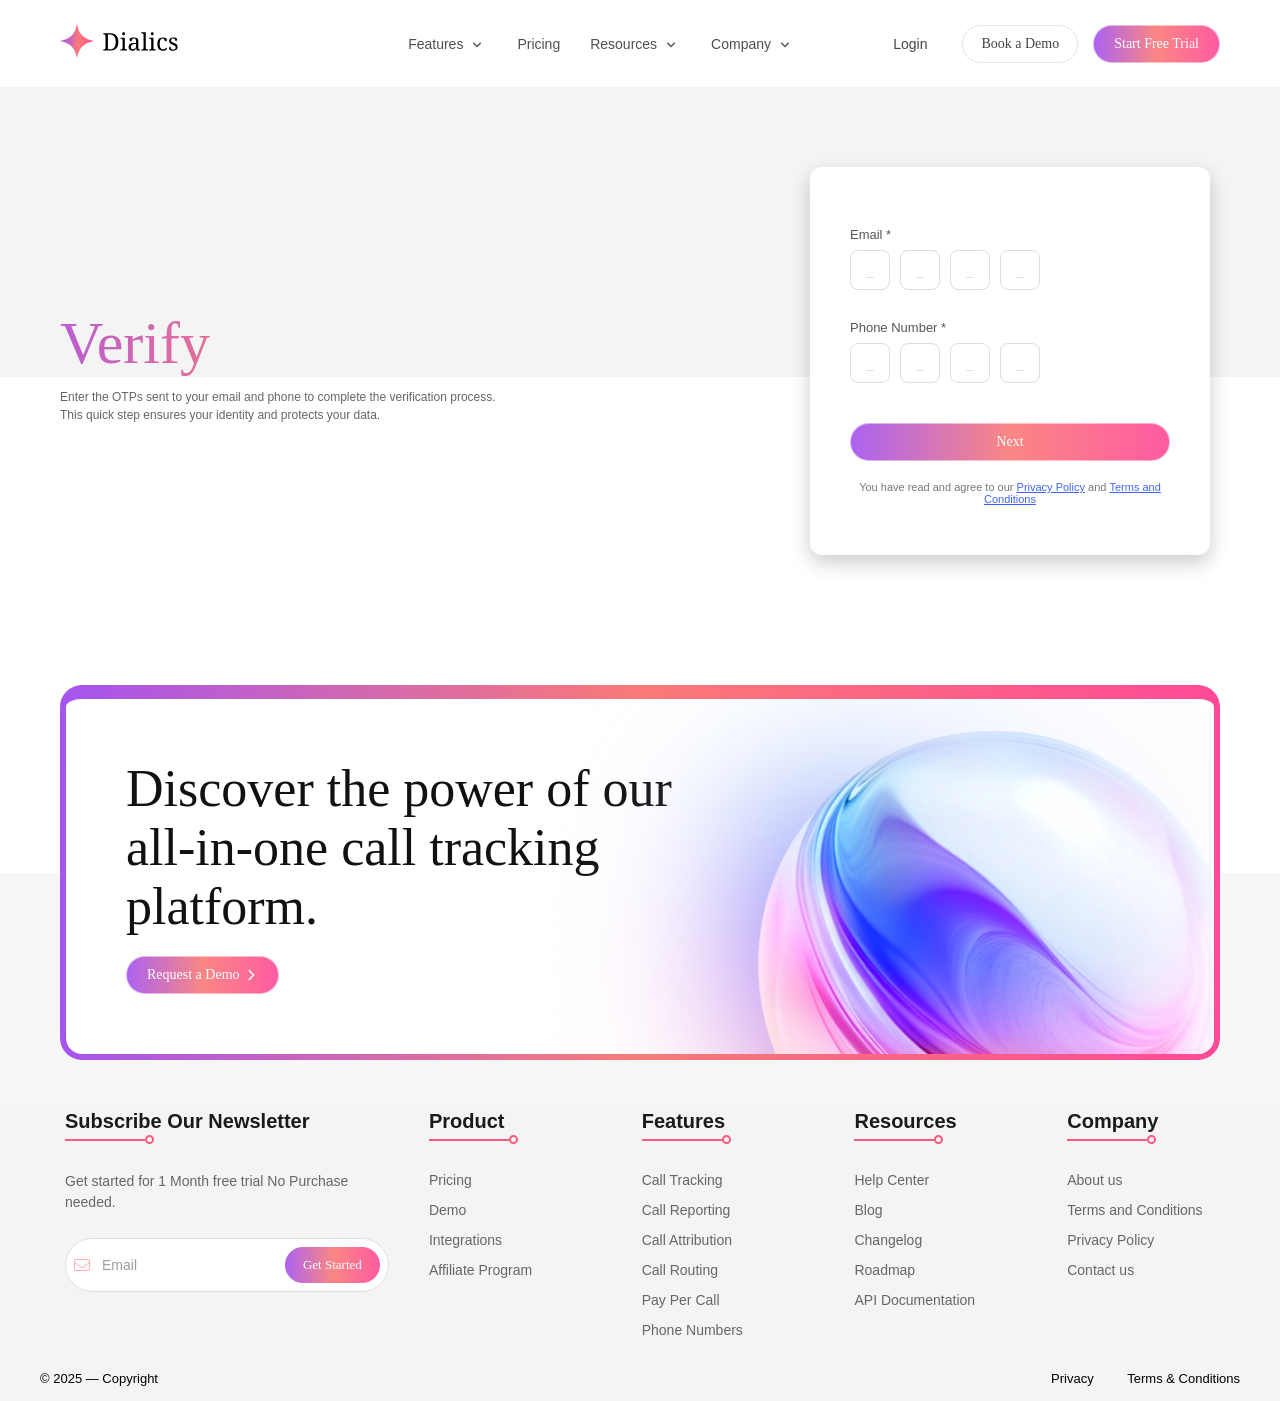
<file: login.html>
<!DOCTYPE html>
<html lang="en">

<head>
    <meta charset="UTF-8">
    <title>Dialics</title>
    <meta name="viewport" content="width=device-width, initial-scale=1.0">


    <link rel="stylesheet" href="css/utilities.css">
    <link rel="stylesheet" href="css/style.css">
    <link rel="stylesheet" href="css/login.css">
</head>

<body>

    <!-- ================= NAVBAR ================= -->
    <header class="navbar">
        <div class="container nav-container">

            <!-- Logo Image -->
            <div class="logo">
                <a href="./">
                    <img src="./Images/logo.svg" alt="Dialics Logo">
                </a>
            </div>

            <nav class="nav-links">
                <ul>
                    <li class="dropdown">
                        <a href="#">
                            Features
                            <img src="Images/arrow.svg" alt="arrow" class="nav-arrow">
                        </a>
                        <div class="dropdown-panel">
                            <div class="panel-container">
                                <h3 class="panel-title">FEATURES</h3>

                                <div class="features-grid">
                                    <div class="feature-item">
                                        <h4>Call Tacking</h4>
                                        <p>Use insights to improve marketing strategy</p>
                                    </div>

                                    <div class="feature-item">
                                        <h4>Call Routing</h4>
                                        <p>Never miss a single call with the call routing feature</p>
                                    </div>
                                    <div class="feature-item">
                                        <h4>Phone Numbers</h4>
                                        <p>Use different types of virtual phone numbers in your marketing campaigns for
                                            better results</p>
                                    </div>
                                    <div class="feature-item">
                                        <h4>Call Reporting</h4>
                                        <p>Learn the phone call data to boost your conversions</p>
                                    </div>

                                    <div class="feature-item">
                                        <h4>Call Attribution</h4>
                                        <p>Know where your customers come from and how to attract more of them</p>
                                    </div>


                                    <div class="feature-item">
                                        <h4>Pay Per Call</h4>
                                        <p>Easily track your pay-per-call campaigns and grow your business network</p>
                                    </div>
                                </div>

                                <a href="#" class="discover-link">Discover all features ></a>
                            </div>
                        </div>
                    </li>

                    <li>
                        <a href="#">Pricing</a>
                    </li>

                    <li class="dropdown">
                        <a href="#">
                            Resources
                            <img src="Images/arrow.svg" alt="arrow" class="nav-arrow">
                        </a>
                        <div class="dropdown-panel resources-panel">
                            <div class="panel-container">
                                <h3 class="panel-title">RESOURCES</h3>
                                <div class="features-grid">
                                    <div class="feature-item">
                                        <h4>Help</h4>
                                        <p>Use insights to improve marketing strategy</p>
                                    </div>
                                    <div class="feature-item">
                                        <h4>Blog</h4>
                                        <p>Use different types of virtual phone numbers <br>in your marketing campaigns
                                            for
                                            better results</p>
                                    </div>
                                    <div class="feature-item">
                                        <h4>API Documentation</h4>
                                        <p>Never miss a single call with the call routing feature</p>
                                    </div>
                                    <div class="feature-item">
                                        <h4>Changelog</h4>
                                        <p>Learn the phone call data to boost your conversions</p>
                                    </div>
                                </div>
                            </div>
                        </div>
                    </li>

                    <li class="dropdown">
                        <a href="#">
                            Company
                            <img src="Images/arrow.svg" alt="arrow" class="nav-arrow">
                        </a>
                        <div class="dropdown-panel company-panel">
                            <div class="panel-container">
                                <h3 class="panel-title">COMPANY</h3>
                                <div class="features-grid">
                                    <div class="feature-item">
                                        <h4>About Us</h4>
                                    </div>
                                    <div class="feature-item">
                                        <h4>Contact Us</h4>
                                    </div>
                                    <div class="feature-item">
                                        <h4>Privacy Policy</h4>
                                    </div>
                                    <div class="feature-item">
                                        <h4>Terms & Conditions</h4>
                                    </div>
                                </div>
                            </div>
                        </div>
                    </li>
                </ul>
            </nav>

            <div class="nav-actions">
                <a href="login.html" class="login">Login</a>
                <a href="demo.html" class="btn-outline">Book a Demo</a>
                <a href="#" class="btn-primary">Start Free Trial</a>
            </div>

        </div>
    </header>

    <!-- ================= LOGIN SECTION ================= -->
    <section class="verify-section">
        <div class="container verify-wrapper">

            <!-- LEFT TEXT -->
            <div class="verify-text">
                <h1 class="gradient-text">Verify</h1>

                <p>
                    Enter the OTPs sent to your email and phone to complete the verification process.
                    This quick step ensures your identity and protects your data.
                </p>
            </div>

            <!-- FORM CARD -->
            <div class="verify-card">

                <form>
                    <!-- EMAIL OTP -->
                    <div class="form-group">
                        <label for="email-otp">Email *</label>

                        <div class="otp-group" id="email-otp">
                            <input type="text" maxlength="1" placeholder="_" inputmode="numeric" pattern="[0-9]"
                                aria-label="Email OTP digit 1">
                            <input type="text" maxlength="1" placeholder="_" inputmode="numeric" pattern="[0-9]"
                                aria-label="Email OTP digit 2">
                            <input type="text" maxlength="1" placeholder="_" inputmode="numeric" pattern="[0-9]"
                                aria-label="Email OTP digit 3">
                            <input type="text" maxlength="1" placeholder="_" inputmode="numeric" pattern="[0-9]"
                                aria-label="Email OTP digit 4">
                        </div>
                    </div>


                    <!-- PHONE OTP -->
                    <div class="form-group">
                        <label for="phone-otp">Phone Number *</label>

                        <div class="otp-group" id="phone-otp">
                            <input type="text" maxlength="1" placeholder="_" inputmode="numeric" pattern="[0-9]"
                                aria-label="Phone OTP digit 1">
                            <input type="text" maxlength="1" placeholder="_" inputmode="numeric" pattern="[0-9]"
                                aria-label="Phone OTP digit 2">
                            <input type="text" maxlength="1" placeholder="_" inputmode="numeric" pattern="[0-9]"
                                aria-label="Phone OTP digit 3">
                            <input type="text" maxlength="1" placeholder="_" inputmode="numeric" pattern="[0-9]"
                                aria-label="Phone OTP digit 4">
                        </div>
                    </div>


                    <!-- BUTTON -->
                    <button class="btn-primary form-btn">Next</button>


                    <!-- NOTE -->
                    <p class="form-note">
                        You have read and agree to our
                        <a href="#">Privacy Policy</a> and
                        <a href="#">Terms and Conditions</a>
                    </p>

                </form>

            </div>

        </div>
    </section>

    <!-- ================= CTA SECTION ================= -->

    <section class="cta-section">
        <div class="container">

            <div class="cta-box">

                <div class="cta-content">
                    <h2>
                        Discover the power of our <br>
                        all-in-one call tracking<br>
                        platform.
                    </h2>

                    <a href="#" class="demo btn-primary">
                        Request a Demo
                        <img src="Images/RightArrow.svg" alt="arrow" class="btn-arrow">
                    </a>
                </div>

                <div class="cta-image">
                    <!-- blurred sphere -->
                    <img src="Images/sphere.png" class="sphere-blur" alt="sphere">

                    <!-- main sphere -->
                    <img src="Images/sphere.png" class="sphere-main" alt="sphere">
                </div>

            </div>

        </div>
    </section>

    <!-- FOOTER SECTION -->
    <footer class="footer">
        <div class="footer-container">
            <div class="footer-newsletter">
                <h3>Subscribe Our Newsletter</h3>
                <p>Get started for 1 Month free trial No Purchase needed.</p>
                <div class="newsletter-form">
                    <div class="input-box">
                        <img src="Images/email.svg" alt="email">
                        <input type="email" placeholder="Email">
                        <button class="btnGet btn-primary">Get Started</button>
                    </div>
                </div>
            </div>

            <div class="footer-col">
                <h4>Product</h4>
                <ul>
                    <li><a href="#">Pricing</a></li>
                    <li><a href="#">Demo</a></li>
                    <li><a href="#">Integrations</a></li>
                    <li><a href="#">Affiliate Program</a></li>
                </ul>
            </div>

            <div class="footer-col">
                <h4>Features</h4>
                <ul>
                    <li><a href="#">Call Tracking</a></li>
                    <li><a href="#">Call Reporting</a></li>
                    <li><a href="#">Call Attribution</a></li>
                    <li><a href="#">Call Routing</a></li>
                    <li><a href="#">Pay Per Call</a></li>
                    <li><a href="#">Phone Numbers</a></li>
                </ul>
            </div>

            <div class="footer-col">
                <h4>Resources</h4>
                <ul>
                    <li><a href="#">Help Center</a></li>
                    <li><a href="#">Blog</a></li>
                    <li><a href="#">Changelog</a></li>
                    <li><a href="#">Roadmap</a></li>
                    <li><a href="#">API Documentation</a></li>
                </ul>
            </div>

            <div class="footer-col">
                <h4>Company</h4>
                <ul>
                    <li><a href="#">About us</a></li>
                    <li><a href="#">Terms and Conditions</a></li>
                    <li><a href="#">Privacy Policy</a></li>
                    <li><a href="contact.html">Contact us</a></li>
                </ul>
            </div>
        </div>

        <div class="footer-bottom">
            <div class=" bottom-flex">
                <p>© 2025 — Copyright</p>
                <div class="footer-links">
                    <a href="#">Privacy</a>
                    <a href="#">Terms & Conditions</a>
                </div>
            </div>
        </div>
    </footer>
    <script src="script.js"></script>
</body>

</html>
</file>
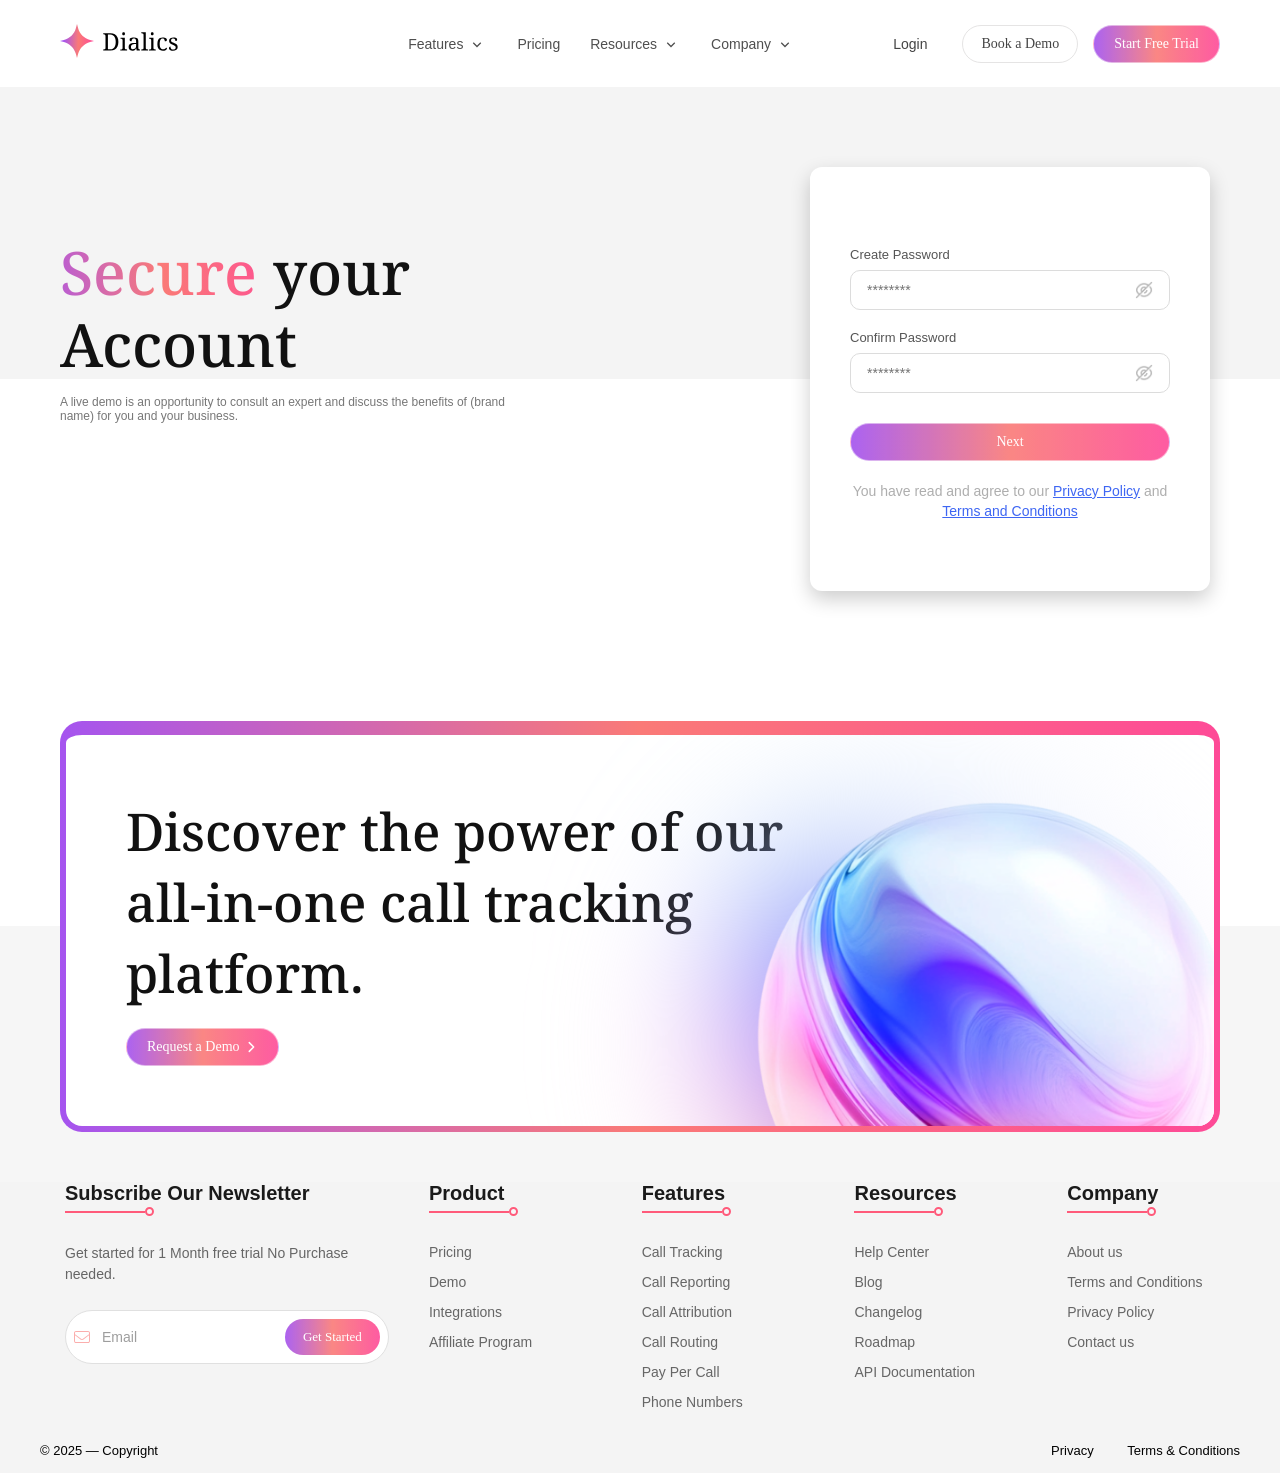
<file: secure.html>
<!DOCTYPE html>
<html lang="en">

<head>
    <meta charset="UTF-8">
    <title>Dialics</title>
    <meta name="viewport" content="width=device-width, initial-scale=1.0">

    <link href="https://fonts.googleapis.com/css2?family=Noto+Serif:wght@400;600&display=swap" rel="stylesheet">
    <link rel="stylesheet" href="css/utilities.css">
    <link rel="stylesheet" href="css/style.css">
    <link rel="stylesheet" href="css/secure.css">
</head>

<body>

    <!-- ================= NAVBAR ================= -->
    <header class="navbar">
        <div class="container nav-container">

            <!-- Logo Image -->
            <div class="logo">
                <a href="./">
                    <img src="./Images/logo.svg" alt="Dialics Logo">
                </a>
            </div>

            <nav class="nav-links">
                <ul>
                    <li class="dropdown">
                        <a href="#">
                            Features
                            <img src="Images/arrow.svg" alt="arrow" class="nav-arrow">
                        </a>
                        <div class="dropdown-panel">
                            <div class="panel-container">
                                <h3 class="panel-title">FEATURES</h3>

                                <div class="features-grid">
                                    <div class="feature-item">
                                        <h4>Call Tacking</h4>
                                        <p>Use insights to improve marketing strategy</p>
                                    </div>

                                    <div class="feature-item">
                                        <h4>Call Routing</h4>
                                        <p>Never miss a single call with the call routing feature</p>
                                    </div>
                                    <div class="feature-item">
                                        <h4>Phone Numbers</h4>
                                        <p>Use different types of virtual phone numbers in your marketing campaigns for
                                            better results</p>
                                    </div>
                                    <div class="feature-item">
                                        <h4>Call Reporting</h4>
                                        <p>Learn the phone call data to boost your conversions</p>
                                    </div>

                                    <div class="feature-item">
                                        <h4>Call Attribution</h4>
                                        <p>Know where your customers come from and how to attract more of them</p>
                                    </div>


                                    <div class="feature-item">
                                        <h4>Pay Per Call</h4>
                                        <p>Easily track your pay-per-call campaigns and grow your business network</p>
                                    </div>
                                </div>

                                <a href="#" class="discover-link">Discover all features ></a>
                            </div>
                        </div>
                    </li>

                    <li>
                        <a href="#">Pricing</a>
                    </li>

                    <li class="dropdown">
                        <a href="#">
                            Resources
                            <img src="Images/arrow.svg" alt="arrow" class="nav-arrow">
                        </a>
                        <div class="dropdown-panel resources-panel">
                            <div class="panel-container">
                                <h3 class="panel-title">RESOURCES</h3>
                                <div class="features-grid">
                                    <div class="feature-item">
                                        <h4>Help</h4>
                                        <p>Use insights to improve marketing strategy</p>
                                    </div>
                                    <div class="feature-item">
                                        <h4>Blog</h4>
                                        <p>Use different types of virtual phone numbers <br>in your marketing campaigns
                                            for
                                            better results</p>
                                    </div>
                                    <div class="feature-item">
                                        <h4>API Documentation</h4>
                                        <p>Never miss a single call with the call routing feature</p>
                                    </div>
                                    <div class="feature-item">
                                        <h4>Changelog</h4>
                                        <p>Learn the phone call data to boost your conversions</p>
                                    </div>
                                </div>
                            </div>
                        </div>
                    </li>

                    <li class="dropdown">
                        <a href="#">
                            Company
                            <img src="Images/arrow.svg" alt="arrow" class="nav-arrow">
                        </a>
                        <div class="dropdown-panel company-panel">
                            <div class="panel-container">
                                <h3 class="panel-title">COMPANY</h3>
                                <div class="features-grid">
                                    <div class="feature-item">
                                        <h4>About Us</h4>
                                    </div>
                                    <div class="feature-item">
                                        <h4>Contact Us</h4>
                                    </div>
                                    <div class="feature-item">
                                        <h4>Privacy Policy</h4>
                                    </div>
                                    <div class="feature-item">
                                        <h4>Terms & Conditions</h4>
                                    </div>
                                </div>
                            </div>
                        </div>
                    </li>
                </ul>
            </nav>

            <div class="nav-actions">
                <a href="#" class="login">Login</a>
                <a href="#" class="btn-outline">Book a Demo</a>
                <a href="#" class="btn-primary">Start Free Trial</a>
            </div>

        </div>
    </header>

    <!-- ================= SECURE SECTION ================= -->
    <section class="secure-section">
        <div class="container secure-wrapper">

            <!-- LEFT TEXT -->
            <div class="secure-text">
                <h1>
                    <span class="gradient-text">Secure</span> your <br>
                    Account
                </h1>

                <p>
                    A live demo is an opportunity to consult an expert and discuss the
                    benefits of (brand name) for you and your business.
                </p>
            </div>


            <!-- PASSWORD CARD -->
            <div class="secure-card">

                <form>

                    <div class="form-group">
                        <label>Create Password</label>
                        <div class="input-box-form">
                            <input type="password" placeholder="********">
                            <img src="Images/eye-slash.png" class="toggle-password" alt="toggle">
                        </div>
                    </div>

                    <div class="form-group">
                        <label>Confirm Password</label>
                        <div class="input-box-form">
                            <input type="password" placeholder="********">
                            <img src="Images/eye-slash.png" class="toggle-password" alt="toggle">
                        </div>
                    </div>

                    <button class="btn-primary form-btn">Next</button>

                    <p class="form-note">
                        You have read and agree to our
                        <a href="#">Privacy Policy</a>
                        and
                        <a href="#">Terms and Conditions</a>
                    </p>

                </form>

            </div>

        </div>
    </section>
    <!-- ================= CTA SECTION ================= -->

    <section class="cta-section">
        <div class="container">

            <div class="cta-box">

                <div class="cta-content">
                    <h2>
                        Discover the power of our <br>
                        all-in-one call tracking<br>
                        platform.
                    </h2>

                    <a href="#" class="demo btn-primary">
                        Request a Demo
                        <img src="Images/RightArrow.svg" alt="arrow" class="btn-arrow">
                    </a>
                </div>

                <div class="cta-image">
                    <!-- blurred sphere -->
                    <img src="Images/sphere.png" class="sphere-blur" alt="sphere">

                    <!-- main sphere -->
                    <img src="Images/sphere.png" class="sphere-main" alt="sphere">
                </div>

            </div>

        </div>
    </section>

    <!-- FOOTER SECTION -->
    <footer class="footer">
        <div class="footer-container">
            <div class="footer-newsletter">
                <h3>Subscribe Our Newsletter</h3>
                <p>Get started for 1 Month free trial No Purchase needed.</p>
                <div class="newsletter-form">
                    <div class="input-box">
                        <img src="Images/email.svg" alt="email">
                        <input type="email" placeholder="Email">
                        <button class="btnGet btn-primary">Get Started</button>
                    </div>
                </div>
            </div>

            <div class="footer-col">
                <h4>Product</h4>
                <ul>
                    <li><a href="#">Pricing</a></li>
                    <li><a href="#">Demo</a></li>
                    <li><a href="#">Integrations</a></li>
                    <li><a href="#">Affiliate Program</a></li>
                </ul>
            </div>

            <div class="footer-col">
                <h4>Features</h4>
                <ul>
                    <li><a href="#">Call Tracking</a></li>
                    <li><a href="#">Call Reporting</a></li>
                    <li><a href="#">Call Attribution</a></li>
                    <li><a href="#">Call Routing</a></li>
                    <li><a href="#">Pay Per Call</a></li>
                    <li><a href="#">Phone Numbers</a></li>
                </ul>
            </div>

            <div class="footer-col">
                <h4>Resources</h4>
                <ul>
                    <li><a href="#">Help Center</a></li>
                    <li><a href="#">Blog</a></li>
                    <li><a href="#">Changelog</a></li>
                    <li><a href="#">Roadmap</a></li>
                    <li><a href="#">API Documentation</a></li>
                </ul>
            </div>

            <div class="footer-col">
                <h4>Company</h4>
                <ul>
                    <li><a href="#">About us</a></li>
                    <li><a href="#">Terms and Conditions</a></li>
                    <li><a href="#">Privacy Policy</a></li>
                    <li><a href="#">Contact us</a></li>
                </ul>
            </div>
        </div>

        <div class="footer-bottom">
            <div class=" bottom-flex">
                <p>© 2025 — Copyright</p>
                <div class="footer-links">
                    <a href="#">Privacy</a>
                    <a href="#">Terms & Conditions</a>
                </div>
            </div>
        </div>
    </footer>
    <script src="script.js"></script>
</body>

</html>
</file>
<file: css/utilities.css>
/* ================= BUTTONS ================= */
.btn-primary {
    position: relative; 
    background: linear-gradient(
        90deg,
        hsl(271, 83%, 63%) 0%,
        #FA7A77 50%,
        #fe4a98 100%
    );
    opacity: 0.9;
    color: #FFFFFF;
    padding: 10px 20px;
    border-radius: 25px;
    text-decoration: none;
    font-size: 14px;
    font-weight: 500;
    display: inline-block;
    transition: 0.3s ease;
    border: 1px solid rgba(255, 255, 255, 0.5);
    overflow: hidden; 
    font-family: lato;
}

/* Overlay layer using pseudo-element */
.btn-primary::before {
    content: "";
    position: absolute;
    inset: 0; /* top:0; right:0; bottom:0; left:0 */
    background: rgba(255, 255, 255, 0.2);
    opacity: 0;
    transition: opacity 0.3s ease;
    border-radius: 25px;
   
}

/* Hover effect */
.btn-primary:hover::before {
    opacity: 1; 
}


.btn-outline {
    border: 1px solid rgba(229, 228, 228, 1);
    padding: 10px 18px;
    border-radius: 25px;
    text-decoration: none;
    font-size: 14px;
    color: #444;
    background:transparent;
     font-family: lato;
     font-weight: 500;
     background: rgba(255, 255, 255, 1);
}
.btn-outline:hover{
    border: 1px solid rgba(250, 122, 119, 1);
    color: rgba(250, 122, 119, 1);
}

.btn{
    background:rgba(255, 255, 255, 1);
}
.tryforfree{
      padding: 10px 28px;
}
</file>
<file: css/style.css>
/* ================= RESET ================= */
* {
    margin: 0;
    padding: 0;
    box-sizing: border-box;
}

:root {
    --font-body: 'Lato', sans-serif;
    --font-heading: 'Noto Serif', serif;
}

body {
    font-family: var(--font-body);
    background: white;
    color: #111;
}
* {
    -webkit-tap-highlight-color: transparent; /*Remove the blue highlight in mob*/
}

/* ================= CONTAINER ================= */
.container{

    max-width:1200px;
    margin:auto;
      padding:0 20px;
}

/* ================= NAVBAR ================= */
.hamburger{
    display:none;
    cursor:pointer;
}

.hamburger img{
    width:28px;
}
.navbar {
    padding: 20px 0;
    background: transparent;
}

.nav-container {
    display: flex;
    justify-content: space-between;
    align-items: center;
}

.logo {
    font-weight: 600;
    font-size: 18px;
}

.nav-links ul {
    list-style: none;
    display: flex;
    gap: 30px;
    font-size: 14px;
    color: #4F4F4F;
    cursor: pointer;
    font-family: var(--font-body);
    font-weight: 500;
    align-items: center;
    
}

/* Anchor styling */
.nav-links a {
    display: flex;
    align-items: center;
    gap: 4px;
    text-decoration: none;
    color: inherit;
}
.nav-links a:hover{
    color: rgba(250, 122, 119, 1);
}
.mobile-back{
    display: none;
}

/* Dropdown panel - Full Width Setup */
.dropdown-panel{
     opacity:0;
    transform: translateY(15px);
    pointer-events:none;
    transition: all 0.25s ease;

    position: fixed;
    top: 80px;
    left: 0;
    width: 100%;
    background: white;
    padding: 40px 0;
    box-shadow: 0 10px 30px rgba(0,0,0,0.05);
    z-index: 1000;
    border-top: 2px solid rgba(229, 228, 228, 1);
    font-family: var(--font-body)
}

/* display on hover*/
.dropdown-panel.active{
    opacity:1;
    transform: translateY(0);
    pointer-events:auto;
}

.panel-container {
    max-width: 1200px;      
    margin: 0 auto;
    padding: 0 20px;
}
/* Feature Title Styling */
.panel-title {
    font-size: 18px;
    color: #333;
    margin-bottom: 50px;
    position: relative;
    display: inline-block;
    text-transform: uppercase;
    
}

/* Gradient line under FEATURES */
.panel-title::after {
    content: '';
    position: absolute;
    bottom: -10px;
    left: 0;
    width: 70px;             /* Length of the line */
    height: 2px;
    background: linear-gradient(to right, #ff7a77, #f76b1c);
}

/* Hollow Circle at the end of the line */
.panel-title::before {
    content: '';
    position: absolute;
    bottom: -13px;           /* Aligns vertically with the line */
    left: 70px;              /* Positions exactly at the end of the 50px line */
    width: 6px;              /* Circle diameter */
    height: 6px;             /* Circle diameter */
    border: 2px solid #ff7a77;
    border-radius: 50%;
    background: white;
    z-index: 2;
}

/* Grid Layout for 3 Columns */
.features-grid {
    display: grid;
    grid-template-columns: repeat(3, 1fr); 
    gap: 60px 80px;         /* Row gap and Column gap */
    margin-bottom: 40px;
    width: 100%;
}

.feature-item {
    display: flex;
    flex-direction: column;
    align-items: flex-start;
}
.feature-item h4 {
    font-size: 14px;
    color: #222;
    margin-bottom: 8px;
    position: relative;
}

/* Red line under Feature Names */
.feature-item h4::after {
    content: '';
    display: block;
    width: 50px;
    height: 2px;
    background: #ff7a77;
    margin-top: 4px;
    
}

.feature-item p {
    font-size: 11.8px;
    color: #777;
    line-height: 1.5;
    font-weight: 500;
}

.nav-links .dropdown-panel .discover-link {
    color: #ff7a77;
    text-decoration: none;
    font-weight: 500;
    font-size: 16px;
    display: inline-block;
    margin-top: 5px;
}

/* Specific CSS for Resources and Company (4 Columns) */
.resources-panel .features-grid,
.company-panel .features-grid {
    display: grid;
    grid-template-columns: repeat(4, 1fr); 
    column-gap: 40px; 
    row-gap: 30px;
    width: 100%;
}
.company-panel {
    padding-bottom: 1px; 
}

.resources-panel {
    padding-bottom: 25px;
}

.resources-panel .features-grid {
    margin-bottom: 0; 
}


.nav-actions {
    display: flex;
    align-items: center;
    gap: 15px;
}

.login {
    text-decoration: none;
    color: #444;
    font-size: 14px;
    margin-right: 20px;
    font-weight: 500;
}


/* ================= HERO SECTION ================= */
.hero {
    padding: 50px 20px 0;
    text-align: center;
    position: relative;
    overflow: hidden; 
}

.hero::before {
    content: "";
    position: absolute;
    top: 0;
    left: 0;
    width: 100%;
    height: 50%; 
    background-image: radial-gradient(rgba(220, 220, 220, 0.5) 1px, transparent 1px);
    background-size: 22px 22px;
    pointer-events: none; 
    z-index: -1;
}
.hero-content {
    max-width: 900px;
    margin: auto;
}

.hero h1 {
    font-size: 60px;
    font-weight: 400;
    line-height: 1.2;
    margin-bottom: 20px;
    font-family: var(--font-heading);
}

.hero h1 span {
    background: linear-gradient(
        90deg,
        rgba(169, 32, 146, 0.758) 0%,
        rgba(250, 122, 119, 1) 50%,
        rgb(255, 122, 119) 100%
    );
    -webkit-background-clip: text;
    -webkit-text-fill-color: transparent;
    background-clip: text;
}

.hero p {
    font-size: 14px;
    color: #666;
    margin: 0 auto 35px;
    font-family: var(--font-body);
    max-width: 350px;   
    line-height: 1.6;
    font-weight: 500;
}

.hero-buttons {
    display: flex;
    justify-content: center;
    gap: 15px;
    margin-bottom: 60px;
}


/* ================= HERO IMAGE ================= */
.hero-image {
    position: relative;
    display: flex;
    justify-content: center;
}

/* Image */
.hero-image img {
    width: 100%;
    max-width: 950px;
    border-radius: 30px;
    position: relative;
    z-index: 2;
    border: 10px solid #ada6a65d;
    box-shadow: 0 30px 60px rgba(0, 0, 0, 0.08);
}

/* Common Glow Style */
.glow {
    position: absolute;
    z-index: 0;
    filter: blur(50px);
    pointer-events: none;
   
}

/* Top Glow */
.glow-top {
    top: -70px;
    left: 50%;
    transform: translateX(-50%);
    width: 65%;
    height: 55%;

    background: radial-gradient(
        50% 50% at 50% 50%,
        rgba(229, 68, 114, 0.47) 0%,
        rgba(229, 68, 114, 0) 100%
    );
}

/* Left Glow */
.glow-left {
    top: 30%;
    left: -90px;
    transform: translateY(-50%);
    width: 45%;
    height: 75%;

    background: radial-gradient(
        50% 50% at 50% 50%,
        rgba(229, 68, 114, 0.35) 0%,
        rgba(229, 68, 114, 0) 100%
    );
}

/* Right Glow */
.glow-right {
    top: 30%;
    right: -90px;
    transform: translateY(-50%);
    width: 45%;
    height: 75%;

    background: radial-gradient(
        50% 50% at 50% 50%,
        rgba(229, 68, 114, 0.35) 0%,
        rgba(229, 68, 114, 0) 100%
    );
}

.hero-image::after {
    content: "";
    position: absolute;
    bottom: -10px;
    left: 0;
    width: 100%;
    height: 600px;

   background: linear-gradient(
    to bottom,
    rgba(255,255,255,0) 10%,
    rgba(247,247,249,0.6) 50%,
    #F7F7F9 70%
);
    border-radius: 30px;
    pointer-events: none;
    z-index: 3;
}


/* features Section Styles */
.features-detail {
    padding: 70px 0 10px;
    background-color: #f4f4f4;
    margin-top: -200px;
    z-index: 4;
    position: relative;
    
}

.section-heading {
    text-align: center;
    font-family: var(--font-heading);
    font-size: 52px;
    font-weight: 500;
    margin-bottom: 50px;
    color: #111;
}

.section-heading span {
    background: linear-gradient(
        20deg, 
           rgba(181, 120, 238, 0.997)0%, 
        rgba(250, 122, 119, 1) 50%, 
      rgba(254, 74, 151, 1)100%
    );
    
    -webkit-background-clip: text;
    background-clip: text;
    -webkit-text-fill-color: transparent;
    color: transparent;
    display: inline-block;
}

/* Flexbox Row Setup */
.detail-row {
    display: flex;
    align-items: center;
    justify-content: center;
    gap: 80px;
    margin-bottom: 80px;
    width: 100%;
}

.detail-row.reversed {
    flex-direction: row-reverse;
}


/* Content Width Management */
.detail-image, .detail-text {
    flex: 1;
}

.image-gradient-border {
    display: inline-block;
    /* Top: 8px, Sides: 3px, Bottom: 3px */
    padding: 15px 4px 4px 4px; 
    border-radius: 20px;
    background: linear-gradient(
        90deg, 
        rgba(164, 84, 239, 0.799) 0%, 
        rgba(250, 122, 119, 1) 50%, 
          rgba(254, 74, 151, 1)100%
    );
    line-height: 0;
}
.detail-image{
    flex: 0 0 auto;
}
.detail-image img {
width: 100%;     
    max-width: 450px; 
    height: auto;  
    border-radius: 17px;
    display: block;
   box-shadow: 0px 66px 34.3px -46px rgba(30, 34, 77, 0.37);
}
.detail-text {
    flex: 1;
    max-width: 533px;
   
}

.detail-label {
    display: block;
    font-size: 10px;
    font-weight: 700;
    color: #fa7a77;
    text-transform: uppercase;
    letter-spacing: 1.5px; 
    margin-bottom: 20px;
}

.detail-text h3 {
    font-family: var(--font-body);
    font-size: 20px;
    font-weight: 700;
    color: #1a1a1a;
    margin-bottom: 20px;
    line-height: 1.2;
}

.detail-text p {
    font-size: 13.6px;
    line-height: 1.6;
    color: #666;
    margin-bottom: 40px;
    text-align: left; 
   font-weight: 500;
    max-width: 580px; 
}


/*STEP SECTION*/
.steps-outer-wrapper {
    background-color: #f4f4f4; 
}
.steps-section {
  padding: 60px  0;
  text-align: center;
 border-radius: 100px;
 background-color: white;

}


/* Title */
.section-title {
  font-size: 40px;
  font-weight: 500;
  margin-bottom: 10px;
  font-family: var(--font-heading);
}

.section-title span {
     background: linear-gradient(
        70deg, 
           rgba(190, 125, 251, 0.803)0%, 
        rgba(250, 122, 119, 1) 50%, 
      rgb(226, 68, 136)100%
    );
  -webkit-text-fill-color: transparent;
  -webkit-background-clip: text;
  background-clip: text;
  
}

.section-subtitle {
  color: #777;
  margin-bottom: 60px;
  font-size: 11px;
  font-weight: 500;
}

/* Grid layout */
.steps-grid{
  display: grid;
  grid-template-columns: repeat(2, 1fr);
  gap: 30px;

  max-width: 1070px;   
  margin: 0 auto;     /* center align */
}

/* Card */
.step-card {
  position: relative;
  background: rgba(255, 255, 255, 1);
  padding: 40px;
  border-radius: 20px;
  text-align: left;
  transition: 0.3s ease;
  border-style: solid;
  border-color: transparent;
  border-width: 6px 1px 1px 1px;
  background: linear-gradient(#fff, #fff) padding-box, 
              linear-gradient(90deg, rgba(165, 84, 239, 1) 0%, rgba(250, 122, 119, 1) 50%, rgba(254, 74, 151, 1) 100%) border-box;

}

.step-card:hover {
  box-shadow: 0 10px 25px rgba(0, 0, 0, 0.2);
}

/* Step images */
.step-image {
  text-align: center;
}

.step-card > .step-image:first-child {
  margin-bottom: 40px;
}

.step-card > .step-image:last-child {
  margin-top: 30px;
}

.step-image img {
  max-width: 100%;
  height: auto;
}

/* Headings */
.step-card h3 {
  font-size: 20px;
  font-weight: 600;
  margin-bottom: 10px;
}

/* Paragraph */
.step-card p {
  font-size: 12px;
  color: #666;
  line-height: 1.5;
  font-weight: 600;
}

/* CTA Button */
.cta-wrapper {
  margin-top: 40px;
}

/* HOW IT WORKS */
.how-it-works {
    padding: 50px  0;
    background-color: #f4f4f4;
    overflow: hidden;
}

.steps-header {
    text-align: center;
    margin-bottom: 80px;
}

.steps-header p {
    font-family: var(--font-body);
    font-weight: 400;
    font-size: 12px;
        color: #666;
}

.steps-header h2 {
    font-family: var(--font-heading);
    font-size: 42px;
    font-weight: 500;
    margin-bottom: 20px;
}

.steps-header span {
background: linear-gradient(25deg, #FE4A97 17%, #fc68a8 32%, #eb8685 56%);
-webkit-background-clip: text;
-webkit-text-fill-color: transparent;
background-clip: text;
}

.steps-timeline {
    position: relative;
    height: 450px;
    width: 100%;
    max-width: 1500px; 
    margin: 0 auto;
}

.timeline-path {
    position: absolute;
    left: 50%;
    width: 110%;
    transform: translateX(-50%);
    z-index: 1;
    top: -10%;
}

.timeline-step {
    position: absolute;
    z-index: 2;
    width: 220px;
}

/* Individual Step Positioning */
.step-one { top: 36%; left: 2%; }
.step-two { top: -10%; left: 32%; }
.step-three { top: 32%; left: 54%; }
.step-four { top: -1%; left: 79%; }

/* Content Wrapper */
.step-content {
    position: relative;
    padding-top: 80px; 
    display: flex;
    flex-direction: column;
}


.step-one-num {
    left: 130px; 
}
.step-one-content {
    padding-top: 145px;
}

.step-one-cloud { 
    margin-top: -230px;
      margin-left: -8px; 
}

.step-number-img {
    position: absolute;
    top: -10px;
    right: 0;
    width: 80px;
    z-index: -1;
}


.step-two-num {
    right: 5px; 
}

.timeline-step .step-three-num {
    width: 90px;
    right: 5px; 
    top: -19px;
}

.step-three-cloud { 
    margin-top: -200px;
      margin-left: 2px; 
}
.step-three-content {
    padding-top: 85px;
}

.step-four-content {
    padding-top: 100px;
    transform: translateX(45px);
}
.step-four-num {
    position: absolute;
    right: 45px; 
    top: -10px;
}
.step-four-cloud { 
    margin-top: -225px;
      margin-left: 10px; 
}

.cloud-icon {
    width: 50px;
    background: #fff;
    border-radius: 15px;
    box-shadow: 0 5px 15px rgba(0,0,0,0.05);
    margin-left: -6px;
}

/* Typography */
.step-content h3 {
    font-size: 16px;
    margin-bottom: 15px;
    color: #1a1a1a;
}

.step-content p {
    font-size: 12px;
    color: #666;
    line-height: 1.6;
    font-weight: 500;
}

.step-tag {
    display: block;
    margin-top: 10px;
    font-size: 11px;
    font-weight: 700;
    color: #fa7a77;
    text-transform: uppercase;
    margin-bottom: 10px;
}



/* ================= REVIEW SECTION ================= */
.testimonials {
    padding: 50px 0;
    background: white;
    text-align: center;
    position: relative;
    overflow-x: hidden;
}

.testimonials-title{
    font-size:42px;
    margin-bottom:10px;
    font-family: var(--font-heading);
}

.testimonials-title span{
 background: linear-gradient(25deg, #eb8685 17%, #fc68a8 32%, #ff66a8 56%);
-webkit-background-clip: text;
-webkit-text-fill-color: transparent;
background-clip: text;
}

.testimonials-subtitle{
    font-size:14px;
    color:rgba(79, 79, 79, 1);

    margin-bottom:40px;
    font-family: var(--font-body);
    font-weight: 500;
}

.testimonial-grid {
    display: flex;
    flex-direction: column;
    align-items: center;
    gap: 30px;
}

.top-row {
    display: flex;
    justify-content: center;
    grid-template-columns: repeat(3, 1fr);
    gap: 30px;
    max-width: 1300px;
    width: 100%;
    margin: 0 auto;
}

.bottom-row {
    display: flex;
    justify-content: center;
    gap: 30px;
    width: 100vw;
    position: relative;
    left: 50%;
    transform: translateX(-50%);
}

.testimonial-card {
    background-color: #F6F6F6;
    padding: 40px;
    border-radius: 12px;
    text-align: left;
    flex: 0 0 400px; 
    display: flex;
    flex-direction: column;
   
}
.testimonials::before,
.testimonials::after {
    content: "";
    position: absolute;
    top: 0;
    bottom: 0;
    width: 15%; /* Side fade width */
    z-index: 2;
    pointer-events: none;
}

.testimonials::before {
    left: 0;
    background: linear-gradient(to right, white 10%, rgba(255,255,255,0));
}

.testimonials::after {
    right: 0;
    background: linear-gradient(to left, white 10%, rgba(255,255,255,0));
}

.testimonial-text{
    font-size:12px;
    color: rgba(79, 79, 79, 1);
    line-height:1.6;
    margin-bottom:18px;
    flex-grow: 1;
   font-weight: 500;
}

.testimonial-footer {
    display: flex;
    flex-direction: column;
    gap: 10px;
}

.testimonial-name {
    font-size: 14px;
    color: #ff6a8a;
    margin: 0;
    line-height: 1.2;
}

.stars {
 background: linear-gradient(
90deg,
#c08af3 0%,
#ff6a8a 15%,
#FE4A97 100%
);
    -webkit-background-clip: text;
    -webkit-text-fill-color: transparent;
    background-clip: text;
    display: inline-block;
    font-size: 18px;
    letter-spacing: 3px;
    line-height: 1.2;
}


/* ================= BLOG SECTION ================= */
.blog-section {
    padding: 80px 0;
    text-align: center;
    background-color: #F6F6F6;
}

.blog-title {
    font-size: 48px;
    color: #f17094;
    margin-bottom: 20px;
    font-family: var(--font-heading);
}

.blog-container {
    display: flex;
    justify-content: center;
    gap: 25px;
    max-width: 1200px;
    margin: 0 auto;
    padding: 0 20px;
}

.blog-card {
    flex: 1;
    background: #fff;
    border-radius: 15px;
    overflow: hidden;
    text-align: left;
    position: relative;
     display: inline-block;
    /* Top: 8px, Sides: 3px, Bottom: 3px */
    padding: 15px 4px 4px 4px; 
    background: linear-gradient(
        90deg, 
        rgba(164, 84, 239, 0.799) 0%, 
        rgba(250, 122, 119, 1) 50%, 
          rgba(254, 74, 151, 1)100%
    )border-box;
}

.blog-image {
  background:white; 
    overflow: hidden;
    border-top-left-radius: 12px; 
    border-top-right-radius: 12px;
}

.blog-image img {
    width: 100%;
    height: 250px;
    object-fit: cover;
    display: block;
    border-radius: 12px;
    margin-bottom: 5px;
}

.blog-content {
    padding: 25px;
    border-bottom-left-radius: 13px;
    border-bottom-right-radius: 13px;
    background:white;
    border-radius: 0 0 12px 12px; 

}

.blog-category {
    font-size: 10px;
    color: #aaa;
    letter-spacing: 1px;
    text-transform: uppercase;
}

.blog-heading {
    font-size: 18px;
    color: #111;
    font-weight: 700;
     margin-top: 10px;
     margin-bottom: 5px;
}

.blog-desc {
    font-size: 13px;
    color: #666;
    margin-bottom: 20px;
    line-height: 1.5;
}

.read-more {
    font-size: 13px;
    color: #111;
    text-decoration: none;
    font-weight: 600;
    display: flex;
    align-items: center;
    gap: 5px;
}

.read-more:hover {
    color: #FE4A97;
}

/* Dots at the bottom */
.blog-dots {
    margin-top: 40px;
    display: flex;
    justify-content: center;
    gap: 8px;
     align-items: center;  
}

.dot {
    width: 8px;
    height: 8px;
    background-color: #FA7A77;
    border-radius: 50%;
    cursor: pointer;
}

.dot.active {
    background-color: #FA7A77;
    width: 12px; 
    height: 12px;
    border-radius: 10px;
}
/* ===== FAQ SECTION ===== */

.faq{
    padding:50px 0;
    background:white;
    text-align:center;
    margin-bottom: 100px;
}


.faq-title{
    font-size:50px;
    margin-bottom:15px;
    font-family: var(--font-heading);
}

.faq-subtitle{
    color:#777;
    font-size:14px;
    max-width:400px;
    margin:0 auto 40px auto;
    font-weight: 500;
}

.contact-link{
    color:#ff6b6b;
    text-decoration:none;
    font-weight:500;
}

.contact-link:hover{
    text-decoration:underline;
}

/* GRID */

.faq-grid{
    display:grid;
    grid-template-columns:1fr 1fr;
    grid-template-rows:auto auto auto;
    gap:25px;
    max-width:1180px;
    margin:auto;
}

/* COLUMN */

.faq-column{
    display:flex;
    flex-direction:column;
    gap:20px;
}

/* CARD */

.faq-card{
    display:flex;
    align-items:center;
    gap:15px;
    background:white;
    border:1px solid #E5E5E5;
    padding:20px;
    border-radius:12px;
    text-align:left;
    transition:0.3s;
}

/* NUMBER */

.faq-number{
    width:40px;
    height:40px;
    border-radius:50%;
    background:#f1f1f1;
    display:flex;
    align-items:center;
    justify-content:center;
    font-size:14px;
    color:#ff6b6b;
    font-weight:600;
    flex-shrink:0; 
}

/* ACTIVE CARD */

.faq-card.active{
    align-items:flex-start;
    border:1px solid #ff6b6b;
    box-shadow:0 10px 20px rgba(0,0,0,0.25);
    background-color:#F6F6F6;
    grid-column:2;
    grid-row:1 / span 2;
}

.faq-card:nth-child(5){
    grid-column:2;
}
.active-num{
    background:#ff6b6b;
    color:white;
}

/* CONTENT */

.faq-content h4{
    font-size:21px;
    margin-bottom:15px;
    font-weight: 500;
}

.faq-content p{
    font-size:15px;
    color:#777;
    line-height:1.6;
    font-weight: 500;
}


/* ================= CTA SECTION ================= */

.cta-section{
    padding:50px 0;
   background: linear-gradient(
        to bottom,
         white 50%,
        #f6f6f6 50%
    );
}

/* CTA BOX */

.cta-box{
    display:flex;
    align-items:center;
    justify-content:space-between;
    padding:60px;
    border-radius:22px;
    position: relative;
    background:#fff;
    border:3px solid transparent;
      border-width:14px 6px 6px 6px;
     background: linear-gradient(#fff, #fff) padding-box, 
              linear-gradient(90deg, rgba(165, 84, 239, 1) 0%, rgba(250, 122, 119, 1) 50%, rgba(254, 74, 151, 1) 100%) border-box;

    background-origin:border-box;
    background-clip:padding-box,border-box;
     overflow:hidden; 
    
}

/* CONTENT */

.cta-content h2{
    font-size:52px;
    margin-bottom:20px;
    font-weight: 500;
    font-family: var(--font-heading);
}
.btn-arrow{
    width: 16px;
}
.demo{
    display: inline-flex;
    align-items: center;
    gap: 4px;
}

.btn-arrow{
    width: 14px;
}

/* IMAGE */
.cta-image{
    position:absolute;
    left: 380px;
    bottom: -340px;
}

/* normal sphere */
.sphere-main{
    width:1100px;
    position:relative;
    z-index:2;
}

/* blur layer  */
.sphere-blur{
    width:1100px;
    position:absolute;
    top:5px;
    right:50px;
    filter: blur(80px);
    z-index:1;
}


/* FOOTER  */

.footer {
  background: #f4f4f4 ;
  
}

.footer-container {
  max-width: 1200px;
  margin: auto;
  display: grid;
  grid-template-columns: 1.5fr 0.8fr 0.8fr 0.8fr 0.8fr;
  gap: 40px;
  padding-bottom: 20px;
  padding-left: 25px;
}

.footer h3,
.footer h4 {
    font-size: 20px;
    font-weight: 600;
    color: #1a1a1a;
    margin-bottom: 38px;
    position: relative;
    display: inline-block;
}

.footer h3::after,
.footer h4::after {
    content: "";
    position: absolute;
    left: 0;
    bottom: -8px;
    width: 80px;
    height: 2px;
    background: #ff5a7a;
}

.footer h3::before,
.footer h4::before {
    content: "";
    position: absolute;
    left:80px;
    bottom: -11px;
    width: 5px;
    height: 5px;
    border: 2px solid #ff5a7a;
    border-radius: 50%;
    background: #f7f7f9;
    z-index: 1;
}

.footer-newsletter p {
  font-size: 14px;
  color: #666;
  margin-bottom: 25px;
  line-height: 1.5;
  font-weight: 400;
}

.newsletter-form {
  display: flex;
  gap: 12px;
  align-items: center;
}

.input-box {
  display: flex;
  align-items: center;
  background: white;
  border-radius: 50px;
  padding: 8px 8px;
  border: 1px solid #e0e0e0;
  flex: 1;
}

.input-box input::placeholder{
    opacity: 0.7;
}
.input-box .btnGet {
    display: inline-flex;
    align-items: center;
    justify-content: center;
    padding: 10px 30px; 
    font-size: 13px;
    white-space: nowrap;
    border: none;
    cursor: pointer;  
}

.input-box img {
  width: 18px;
  margin-right: 12px;
  opacity: 0.6;
}

.input-box input {
  border: none;
  outline: none;
  font-size: 14px;
  width: 100%;
  color: #333;
}

.footer-col ul {
  list-style: none;
}

.footer-col ul li {
  margin-bottom: 12px;
}

.footer-col ul li a {
  text-decoration: none;
  color: #666;
  font-size: 14px;
  transition: color 0.3s ease;
  font-weight: 400;
}

.footer-col ul li a:hover {
  color: #fa7a77;
}

.footer-bottom {
  padding-bottom: 15px ;
}
.footer-bottom .bottom-flex p{
    color: black;
}

.bottom-flex {
  max-width: 1200px;
  margin: auto;
  display: flex;
  justify-content: space-between;
  align-items: center;
  font-size: 13px;
  
}

.footer-links a {
  margin-left: 30px;
  text-decoration: none;
  color: black;
  transition: color 0.3s ease;

}

.footer-links a:hover {
  color: blue;
}

/* ================= RESPONSIVE ================= */


/* Small Mobile */
@media (max-width:850px){


/* hide desktop nav */
.nav-links{
    position:absolute;
    top:80px;
    left: 0;
    width:100%;
    height:90vh;
    background:#F6F6F6;
    display:none;
    padding:20px;
    z-index:999;
    flex-direction: column; 
}


/* vertical menu */
.nav-links ul{
    display:flex;
    flex-direction:column;
    gap:15px;
    align-items:flex-start;
}

/* menu items */
.nav-links ul li{ 
    padding:8px 0;
}

/* last item */
.nav-links ul li:last-child{
    border-bottom:none;
}

/* open menu */
.nav-links.active{
    display:block;
}

/* hide right buttons */
  .nav-actions .btn-outline,
    .nav-actions .btn-primary {
        display: none; 
    }
    
    .nav-actions .login {
        display: inline-block; 
         background: linear-gradient(
        90deg,
        hsl(271, 83%, 63%) 0%,
        #FA7A77 50%,
        #fe4a98 100%
    );
    opacity: 0.9;
    color: #FFFFFF;
     padding: 5px 15px;
    border-radius: 25px;
    text-decoration: none;
    margin-left: -50px;
    cursor: pointer;
    }
    .hamburger {
        display: block;
        cursor: pointer;
    }
    .nav-container {
        display: flex;
        justify-content: space-between; /* Logo left, Actions group right */
        align-items: center;
    }

    /* Actions group (Login + Hamburger) */
    .nav-actions {
        display: flex;
        align-items: center;
        gap: 15px; 
        margin-left: auto; 
    }

.dropdown-panel{
opacity: 1;
    transform: none;
    pointer-events: auto;
    background:#F6F6F6;
}

/* Features dropdown grid */
.features-grid{
    display:flex;
    flex-direction:column;
    gap:0;
    margin-bottom: 20px;
}
.feature-item p{
    display:none;
}
.feature-item{
    padding:6px 0;
    border-bottom:1px solid #d3cfcf;
    width:100%;
}

.feature-item:last-child{
    border-bottom:none;
}
.panel-title {
    margin-bottom: 40px;
    
}
.feature-item h4::after {
   display: none;
    
}
.feature-item h4{
    margin-top: 5px;
}


.resources-panel .features-grid,
.company-panel .features-grid{
   display: flex;
   flex-direction: column;
   row-gap: 10px;
}


.mobile-back{
    display:flex;
    align-items:center;
    gap:10px;
    font-size:16px;
    font-weight:600;
    margin-bottom:20px;
    cursor:pointer;
}


.hero {
    padding: 20px 20px 0;
}


.hero h1 {
    font-size: 30px;
}


.hero p {
    font-size: 12px;
    width: 300px;
}

.hero-buttons {
    display: flex;
    justify-content: center;
    gap: 15px;
    margin-bottom: 60px;
}


/* ================= HERO IMAGE ================= */
.hero-image {
    position: relative;
    display: flex;
    justify-content: center;
}

/* Image */
.hero-image img {
    width: 100%;
    max-width: 950px;
    border-radius: 30px;
    position: relative;
    z-index: 2;
    border: 10px solid #ada6a65d;
    box-shadow: 0 30px 60px rgba(0, 0, 0, 0.08);
}

/* Common Glow Style */
.glow {
    position: absolute;
    z-index: 0;
    filter: blur(50px);
    pointer-events: none;
   
}

/* Top Glow */
.glow-top {
    top: -70px;
    left: 50%;
    transform: translateX(-50%);
    width: 65%;
    height: 55%;

    background: radial-gradient(
        50% 50% at 50% 50%,
        rgba(229, 68, 114, 0.47) 0%,
        rgba(229, 68, 114, 0) 100%
    );
}

/* Left Glow */
.glow-left {
    top: 30%;
    left: -90px;
    transform: translateY(-50%);
    width: 45%;
    height: 75%;

    background: radial-gradient(
        50% 50% at 50% 50%,
        rgba(229, 68, 114, 0.35) 0%,
        rgba(229, 68, 114, 0) 100%
    );
}

/* Right Glow */
.glow-right {
    top: 30%;
    right: -90px;
    transform: translateY(-50%);
    width: 45%;
    height: 75%;

    background: radial-gradient(
        50% 50% at 50% 50%,
        rgba(229, 68, 114, 0.35) 0%,
        rgba(229, 68, 114, 0) 100%
    );
}

.hero-image::after {
    content: "";
    position: absolute;
    bottom: -10px;
    left: 0;
    width: 100%;
    height: 250px;

   background: linear-gradient(
    to bottom,
    rgba(255,255,255,0) 10%,
    rgba(247,247,249,0.6) 50%,
    #F7F7F9 70%
);
    border-radius: 30px;
    pointer-events: none;
    z-index: 3;
}

.detail-row {
    display: flex;
    flex-direction: column; 
    gap: 30px;             
    align-items: center;  
    text-align: center;    
}

.detail-row .detail-text {
    max-width: 90%;     
    margin-bottom: 20px;    
}

.detail-row .detail-text h3 {
    white-space: nowrap;   
    margin-bottom: 10px;     
}



.detail-row.reversed{
    flex-direction:column;
}

.detail-image{
    width:100%;
    max-width:100%;
   
}

.detail-image img{
    width:100%;
    max-width:100%;
}

.features-detail{
    margin-top:0;
      padding: 10px 0;
}

.section-heading {

    font-size: 22px;
    margin-bottom: 30px;
 
}

.detail-text p {
    font-size: 12px;
    text-align: justify;
    margin-bottom: 20px;

}
  .desktop-break{
        display:none;
    }

.steps-section {
  padding: 10px  0;
  border-radius: 70px;

}


/* Title */
.section-title {
  font-size: 24px;
}


.section-subtitle {
  margin-bottom: 40px;
}



/* HOW IT WORKS */
.steps-header {
   
    margin-bottom: 10px;
}

.steps-header h2 {
    font-size: 30px;
    margin-bottom: 10px;
}

.steps-timeline{
    height:auto;
    display:flex;
    flex-direction:column;
    gap:60px;
}


/* hide curve line */
.timeline-path{
    display:none;
}

.timeline-step{
    position:relative;
    width:240px;
    margin:0 auto;
    left:unset;
    top:unset;
}


/* reset desktop spacing */
.step-one-content,
.step-two-content,
.step-three-content,
.step-four-content{
    padding-top:0;
    transform:none;
}

.step-content{
    display:flex;
    flex-direction:column;
    align-items:center; 
}

.step-number-img{
    position:relative;
    width:55px;
    margin-bottom:0;
}

/* override desktop rule */
.timeline-step .step-three-num{
    width:65px;
    top:0;
}
.step-four-num{
    margin-bottom: 30px;
    margin-top: 20px;
}
/* reset custom offsets */
.step-one-num,
.step-two-num,
.step-three-num,
.step-four-num{
    top:0;
    right:auto;
    left:auto;
}


/* cloud icon */
.cloud-wrapper{
    margin-top:10px;
}

.step-one-cloud,
.step-two-cloud,
.step-three-cloud,
.step-four-cloud{
    margin:0;
}

.cloud-icon{
    width:40px;
}
.step-content h3{
    margin-bottom:8px;
}
/* paragraph fix */
.step-content p br{
    display:none;
}
.step-tag{
    margin-top:6px;   
    margin-bottom:4px;
}
.step-content p{
    text-align: justify;
}

/* ================= REVIEW SECTION ================= */
.testimonial-grid .top-row-wrapper,
    .testimonial-grid .bottom-row-wrapper {
        overflow: hidden;
        width: 100%;
    }

    .testimonial-grid .top-row,
    .testimonial-grid .bottom-row {
        display: flex;
        width: 100%;
        justify-content: flex-start;
        gap: 0;
        transition: transform 0.3s ease;
    }

    .testimonial-grid .top-row .testimonial-card,
    .testimonial-grid .bottom-row .testimonial-card {
        flex: 0 0 100%;
        min-width: 100%;
        max-width: 100%;
        padding: 20px;
        margin: 0;
    }

  .top-row, .bottom-row {
        display: flex;
        width: 100%; /* Slider wrapper ke hisab se */
        transition: transform 0.4s ease-out;
    }


    .bottom-row {
    width: 100%;
    position: relative;
    left: 0;
    transform: none;
    display: flex;
    gap: 0;
}

    .testimonial-card {
        flex: 0 0 100%; /* Full width cards loop ke liye sabse best hain */
        min-width: 100%;
        box-sizing: border-box;
    }
  




.top-row br,
.bottom-row br{
    display: none;
}
.testimonials::before,
.testimonials::after {
   display: none;
}


.blog-section { padding: 20px 0;
 }

.blog-container {
    display: flex;
    overflow-x: auto;
    scroll-snap-type: x mandatory;
    scroll-behavior: smooth;
    -webkit-overflow-scrolling: touch;
    gap: 16px;
    padding: 0 16px;
    justify-content: flex-start;
}



.blog-card {
    flex: 0 0 100%;  
    min-width: 100%;
    scroll-snap-align: center;
}
.blog-container::-webkit-scrollbar{
    display: none;
}


.blog-title{
    font-size:28px;
}


.steps-grid{
grid-template-columns:1fr;
}



/* ===== FAQ SECTION ===== */

.faq{
    margin-bottom: 20px;
}


.faq-title{
    font-size:22px;
    margin-bottom:8px;
}

.faq-subtitle{
    font-size:10px;
}
.faq-grid{
    grid-template-columns:1fr;
    gap:20px;
}

/* reset desktop grid placements */
.faq-card.active{
    grid-column:auto;
    grid-row:auto;
}

.faq-card:nth-child(5){
    grid-column:auto;
}


.faq-item{
    width:100%;
}
.faq-card.active .faq-content p{
    font-size:13px;
}



/* ================= CTA SECTION ================= */
/* Section padding */
.cta-section{
    padding:40px 2px;
}

/* CTA Box layout */
.cta-box{
    flex-direction:column;
    align-items:center;
    text-align:center;
    padding:40px 25px;
  
}

/* Heading size */
.cta-content h2{
    font-size:24px;
}
.cta-content br{
    display: none;
}
/* Button alignment */
.demo{
    justify-content:center;
    
}

.cta-box{
    overflow:hidden;
}

.cta-image{
    position:relative;
    left:0;
    bottom:-150px;
     margin-top: -180px;
}

.sphere-main{
    width:420px;
}

.sphere-blur{
    width:260px;
    position:absolute;
    top:10px;
    left:0;
    filter:blur(40px);
    z-index:1;
}



 .footer-container {
        display: block;
    }

    /* Footer newsletter stays full width */
    .footer-newsletter {
        width: 90%;
        margin-bottom: 20px;
    }

    /* Footer columns: 2 per row */
    .footer-col {
        width: 40%; 
        display: inline-block; 
        vertical-align: top;
        margin-bottom: 20px;
        margin-right: 8%; 
    }


.bottom-flex{
    flex-direction:column;
    gap:10px;
    text-align:center;
}

.footer-links a{
    margin-left:10px;
}

}


/* Large desktop / widescreen */
@media (min-width: 851px) and (max-width: 1143px) 
{

  .nav-actions .btn-outline,
    .nav-actions .btn-primary {
        display: none; 
    }
       .nav-actions .login {
        display: inline-block; 
         background: linear-gradient(
        90deg,
        hsl(271, 83%, 63%) 0%,
        #FA7A77 50%,
        #fe4a98 100%
    );
    opacity: 0.9;
    color: #FFFFFF;
     padding: 5px 15px;
    border-radius: 25px;
    text-decoration: none;
    margin-left: -50px;
    cursor: pointer;
    }



/* HOW IT WORKS */
.steps-header {
   
    margin-bottom: 10px;
}

.steps-header h2 {
    font-size: 30px;
    margin-bottom: 10px;
}

.steps-timeline{
    height:auto;
    display:flex;
    flex-direction:column;
    gap:60px;
}


/* hide curve line */
.timeline-path{
    display:none;
}

.timeline-step{
    position:relative;
    width:240px;
    margin:0 auto;
    left:unset;
    top:unset;
}


/* reset desktop spacing */
.step-one-content,
.step-two-content,
.step-three-content,
.step-four-content{
    padding-top:0;
    transform:none;
}

.step-content{
    display:flex;
    flex-direction:column;
    align-items:center; 
}

.step-number-img{
    position:relative;
    width:55px;
    margin-bottom:0;
}

/* override desktop rule */
.timeline-step .step-three-num{
    width:65px;
    top:0;
}
.step-four-num{
    margin-bottom: 30px;
    margin-top: 20px;
}
/* reset custom offsets */
.step-one-num,
.step-two-num,
.step-three-num,
.step-four-num{
    top:0;
    right:auto;
    left:auto;
}


/* cloud icon */
.cloud-wrapper{
    margin-top:10px;
}

.step-one-cloud,
.step-two-cloud,
.step-three-cloud,
.step-four-cloud{
    margin:0;
}

.cloud-icon{
    width:40px;
}
.step-content h3{
    margin-bottom:8px;
}
/* paragraph fix */
.step-content p br{
    display:none;
}
.step-tag{
    margin-top:6px;   
    margin-bottom:4px;
}
.step-content p{
    text-align: justify;
}
}
</file>
<file: css/contact.css>
/* ================= CONTACT SECTION ================= */

:root {
    --font-body: 'Lato', sans-serif;
    --font-heading: 'Noto Serif', serif;
} 

.contact-section{
    padding:40px 0;
    background:white;
    text-align:center;
    margin-bottom: 60px;
}

.contact-title{
    font-size:44px;
    font-family: var(--font-heading);
    line-height:1.3;
    margin-bottom:50px;
}

.contact-title span{
    background: linear-gradient(264.81deg, #FE4A97 -18.17%, #FA7A77 48.63%, #e34bcc 115.42%);
    -webkit-background-clip:text;
    -webkit-text-fill-color:transparent;
}

/* form card */

.contact-card{
    max-width:520px;
    margin:auto;
    background:white;
    padding:40px;
    border-radius:16px;
    box-shadow:0 15px 40px rgba(0,0,0,0.25);
}

/* form layout */

.form-row{
    display:flex;
    gap:12px;
}

.form-group{
    width:100%;
    text-align:left;
    margin-bottom:32px;
}

.form-group label{
    font-size:13px;
    margin-bottom:2px;
    display:block;
    font-family: var(--font-body);
    font-weight: 500;
}

.form-group input{
    width:100%;
    padding:12px;
    border:1px solid #ddd;
    border-radius:8px;
    font-size:14px;
}
.form-group input::placeholder{
    opacity:0.5;
}

/* button */

.contact-btn{
    width:95%;
    padding:12px;
    margin-top:15px;
}

/* small text */

.form-note{
    font-size:12px;
    color:#777;
    margin-top:15px;
}

.form-note a{
    color:rgba(62, 102, 243, 1);
    font-weight: 500;
}
</file>
<file: css/demo.css>
:root {
    --font-body: 'Lato', sans-serif;
    --font-heading: 'Noto Serif', serif;
}
/* ================= REGISTER SECTION ================= */

.register-section{
    padding:70px 0;
  background: linear-gradient(
    to bottom,
    #f4f4f4 0%,
    #f4f4f4 48%,
    #ffffff 48%,
    #ffffff 100%
);
}

.register-wrapper{
    display:flex;
    align-items:center;
    justify-content:space-between;
    gap:80px;
}

/* LEFT TEXT */

.register-text h1{
    font-size:60px;
    font-weight:510;
    line-height:1.2;
    font-family: var(--font-heading);
}
.register-text{
    transform: translateY(-60px);
}

.gradient-text{
    background:linear-gradient(90deg,#C850C0,#FF6A88);
    -webkit-background-clip:text;
    -webkit-text-fill-color:transparent;
}

.register-text p{
    margin-top:20px;
    color:#666;
    max-width:480px;
    font-size:12px;
    font-family: var(--font-body);
}

/* FORM CARD */

.register-card{
    background:#fff;
    padding:40px;
    border-radius:14px;
    width:420px;
    box-shadow:0 10px 30px rgba(0,0,0,0.3);
}

/* FORM */

.form-row{
    display:flex;
    gap:10px;
}

.form-group{
    margin-bottom:35px;
    width:100%;
}

.form-group label{
    display:block;
    font-size:13px;
    margin-bottom:6px;
    color:#333;
    font-weight: 500;
}
.form-group input::placeholder{
    opacity: 0.5;
}

.form-group input{
    width:100%;
    padding:12px;
    border-radius:8px;
    border:1px solid #ddd;
    font-size:14px;
}

.form-btn{
    width:100%;
    margin-top:5px;
}

/* NOTE */

.form-note{
    font-size:14px;
    text-align:center;
    margin-top:20px;
    color:#77777797;
    font-family: var(--font-body);
   line-height: 20px;
}

.form-note a{
    color:rgba(62, 102, 243, 1);
    font-family: var(--font-body);
    font-weight: 500;
}

@media (max-width:850px) {
    .register-wrapper {
        flex-direction: column; /* Stack text and card vertically */
        align-items: center;    /* Center everything horizontally */
        gap: 30px;              /* Space between text and card */
    }

    .register-text {
        text-align: center;      /* Center heading & paragraph */
        transform: translateY(0); /* Remove previous translate */
    }

    .register-text h1 {
        font-size: 30px;        /* Smaller heading for mobile */
    }

    .register-text p {
        max-width: 90%;         /* Let paragraph take most of the width */
        font-size: 14px;        /* More readable on mobile */
    }

    .register-card {
        width: 90%;             /* Card almost full width on mobile */
        padding: 30px;          /* Adjust padding for smaller screens */
    }

    .form-row {
        flex-direction: column; /* Stack inputs vertically if needed */
        gap: 15px;              /* Reduce gap between inputs */
    }

    .form-btn {
        width: 100%;
        margin-top: 15px;
    }
}
</file>
<file: css/login.css>
/* SECTION */
:root {
    --font-body: 'Lato', sans-serif;
    --font-heading: 'Noto Serif', serif;
}

.verify-section{
     padding:80px 0;
  background: linear-gradient(
    to bottom,
    #f4f4f4 0%,
    #f4f4f4 53%,
    #ffffff 53%,
    #ffffff 100%
);
}

.verify-wrapper{
    display:flex;
    justify-content:space-between;
    align-items:center;
}

/* LEFT TEXT */

.verify-text h1{
    font-size:60px;
    margin-bottom:10px;
    font-family: var(--font-heading);
    font-weight: 500;
    
}
.gradient-text{
   background: linear-gradient(264.81deg, #FE4A97 -18.17%, #FA7A77 48.63%, #A554EF 115.42%);
    -webkit-background-clip:text;
    -webkit-text-fill-color:transparent;
}
.verify-text{
    transform: translateY(5px);
}

.verify-text p{
    color:#666;
    max-width:440px;
    font-size:12px;
    font-family: var(--font-body);
    line-height: 1.5;
}

/* CARD */

.verify-card{
    width:400px;
    background:#fff;
    padding:60px 40px 50px 40px; 
    border-radius:12px;
    box-shadow:0 8px 20px rgba(0,0,0,0.2);
    margin-right: 10px;
}

/* FORM */

.form-group{
    margin-bottom:30px;
}

.form-group label{
    font-size:13px;
    color:#555;
    display:block;
    margin-bottom:8px;
}
.otp-group input::placeholder{
    color:#999;
    opacity: 0.3;
    font-size:14px;
}

/* OTP BOXES */

.otp-group{
    display:flex;
    gap:10px;
}

.otp-group input{
    width:40px;
    height:40px;
    border:1px solid #ddd;
    border-radius:8px;
    text-align:center;
    font-size:16px;
}

/* BUTTON */

.form-btn{
    width:100%;
    margin-top:10px;
    margin-bottom: 10px;
}

/* NOTE */

.form-note{
    font-size:11px;
    text-align:center;
    margin-top:10px;
    color:#777;
}

.form-note a{
   color:rgba(62, 102, 243, 1);
    font-family: var(--font-body);
    font-weight: 500;
}

@media (max-width:850px) {
    .verify-wrapper {
        flex-direction: column; /* Stack items vertically */
        align-items: center;    /* Center everything horizontally */
        gap: 40px;              /* Space between text and card */
    }

    .verify-text {
        text-align: center;      /* Center heading & paragraph */
        transform: translateY(0); /* Remove previous translate if any */
    }

    .verify-text h1 {
        font-size: 40px;        /* Slightly smaller for mobile */
    }

    .verify-text p {
        max-width: 100%;         /* Allow paragraph to take more width */
        font-size: 14px;        /* Slightly bigger for readability */
    }

    .verify-card {
        width: 90%;             /* Card takes almost full width */
        margin-right: 0;        /* Remove margin when stacked */
        padding: 40px 30px;     /* Adjust padding for smaller screens */
    }
}
</file>
<file: css/secure.css>
:root {
    --font-body: 'Lato', sans-serif;
    --font-heading: 'Noto Serif';
}

/* SECTION BACKGROUND */

.secure-section{
    padding:80px 0;
    background: linear-gradient(
        to bottom,
        #f4f4f4 0%,
        #f4f4f4 50%,
        #ffffff 50%,
        #ffffff 100%
    );
}

.secure-wrapper{
    display:flex;
    justify-content:space-between;
    align-items:center;
}


/* LEFT TEXT */

.secure-text h1{
    font-size:60px;
    font-weight:500;
    line-height:1.2;
    margin-bottom:15px;
    font-family: var(--font-heading);
}
.secure-text{
    transform: translateY(-50px);
}


.gradient-text{
   background: linear-gradient(264.81deg, #FE4A97 -18.17%, #FA7A77 48.63%, #A554EF 115.42%);

    -webkit-background-clip:text;
    -webkit-text-fill-color:transparent;
      font-family: var(--font-heading);
}

.secure-text p{
    font-size:12px;
    color:#777;
    max-width:480px;
    font-family: var(--font-body);
    font-weight: 500;
}


/* CARD */

.secure-card{
    width:400px;
    background:#fff;
    padding:80px 40px 70px 40px; 
    border-radius:12px;
    box-shadow:0 8px 20px rgba(0,0,0,0.2);
    margin-right: 10px;
}


/* FORM */

.form-group{
    margin-bottom:20px;
}

.form-group label{
    display:block;
    font-size:13px;
    color:#555;
    margin-bottom:8px;
}


/* INPUT BOX */
.input-box-form{
    position: relative;
    border:1px solid #dcdcdc;
    border-radius:10px;
    height:40px;         
    display:flex;
    align-items:center;
    padding:0 45px 0 16px;
}

.input-box-form input{
    width:100%;
    border:none;
    outline:none;
    background:transparent;
    font-size:14px;
}

.input-box-form img{
    position:absolute;
    right:16px;
    top:50%;
    transform:translateY(-50%);
    width:18px;
    opacity: 1;
    cursor: pointer;
}

/* BUTTON */

.form-btn{
    width:100%;
    margin-top:10px;
}


/* NOTE */

.form-note{
      font-size:14px;
    text-align:center;
    margin-top:20px;
    color:#77777797;
    font-family: var(--font-body);
   line-height: 20px;
}

.form-note a{
    color:rgba(62, 102, 243, 1);
    font-family: var(--font-body);
    font-weight: 500;
}

@media (max-width: 850px) {
    .secure-wrapper {
        flex-direction: column;
        align-items: center;
        gap: 40px;
    }

    .secure-text {
        transform: none;
        text-align: center;
    }

    .secure-card {
        margin-right: 0;
        width: 90%;
    }
    
.secure-text h1{
    font-size:40px;
 
}

.secure-text p{
    font-size:10px;

    max-width:250px;

}

}
</file>
